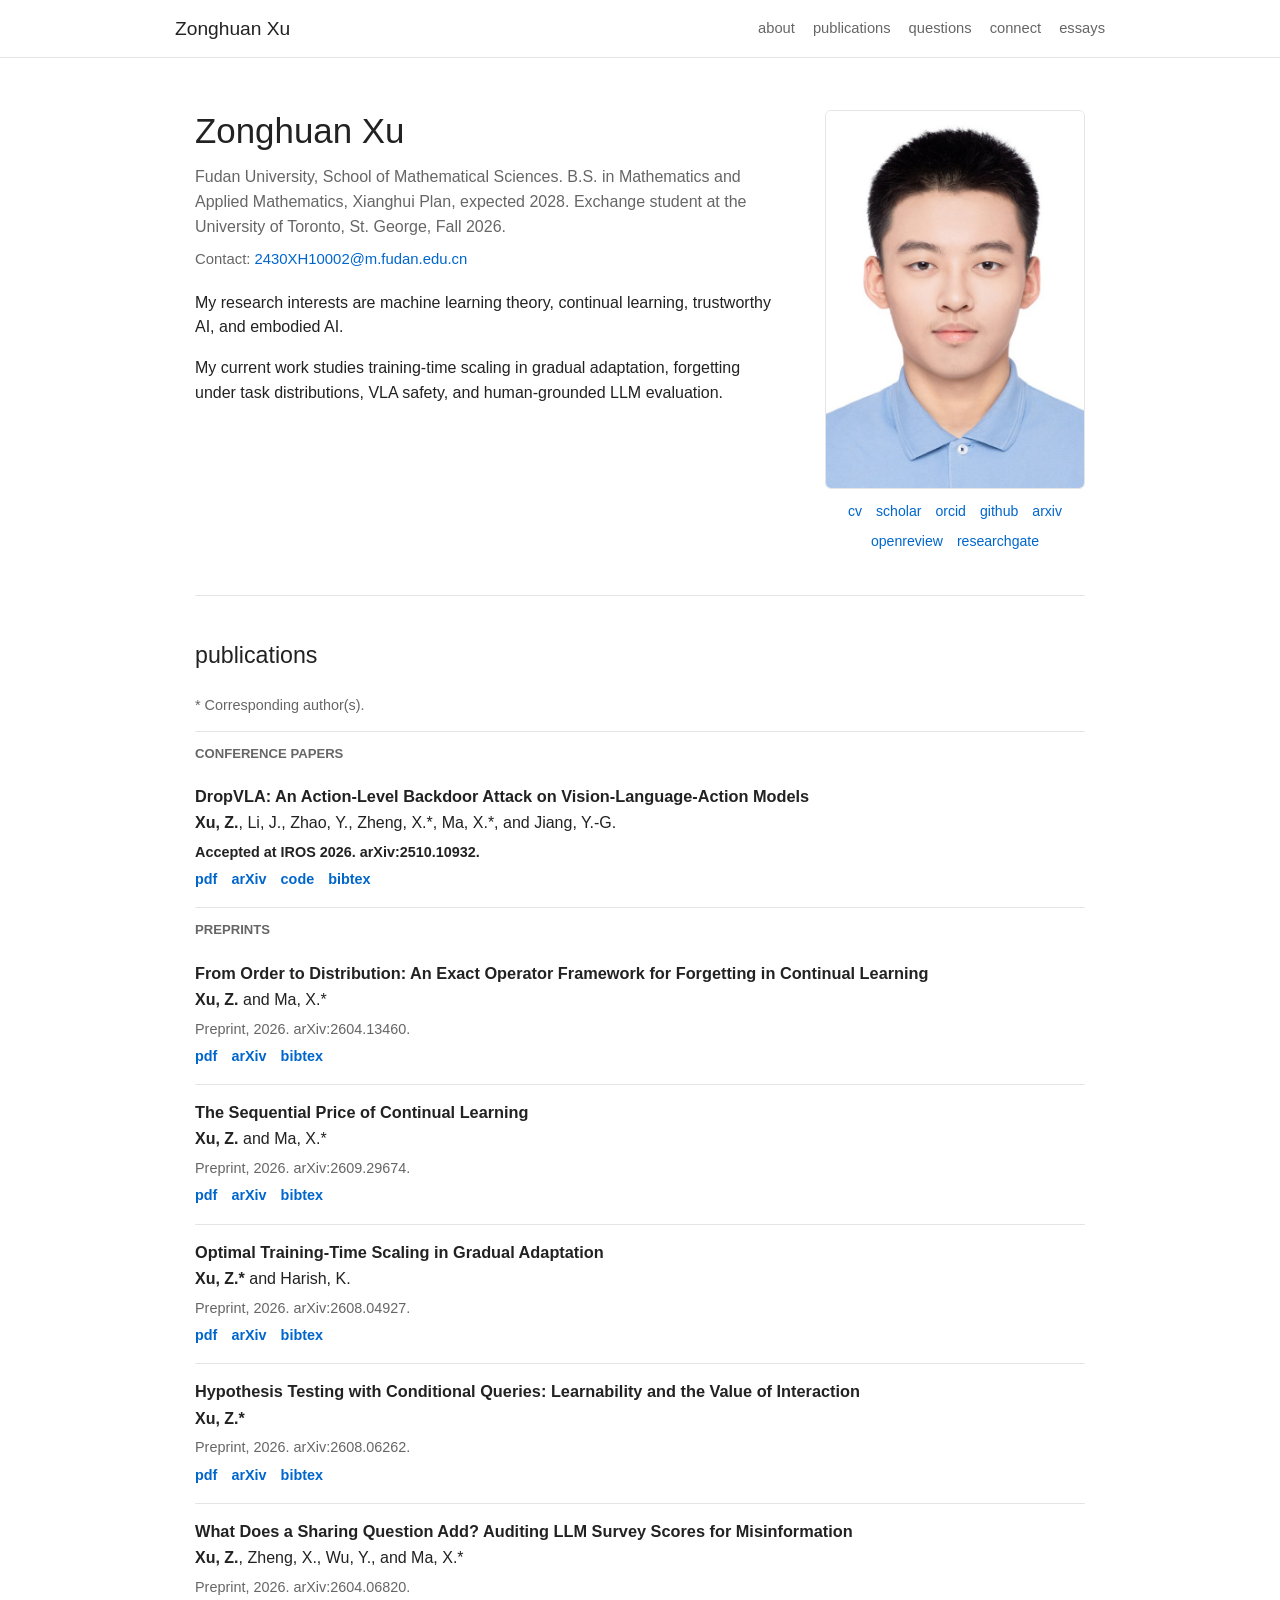
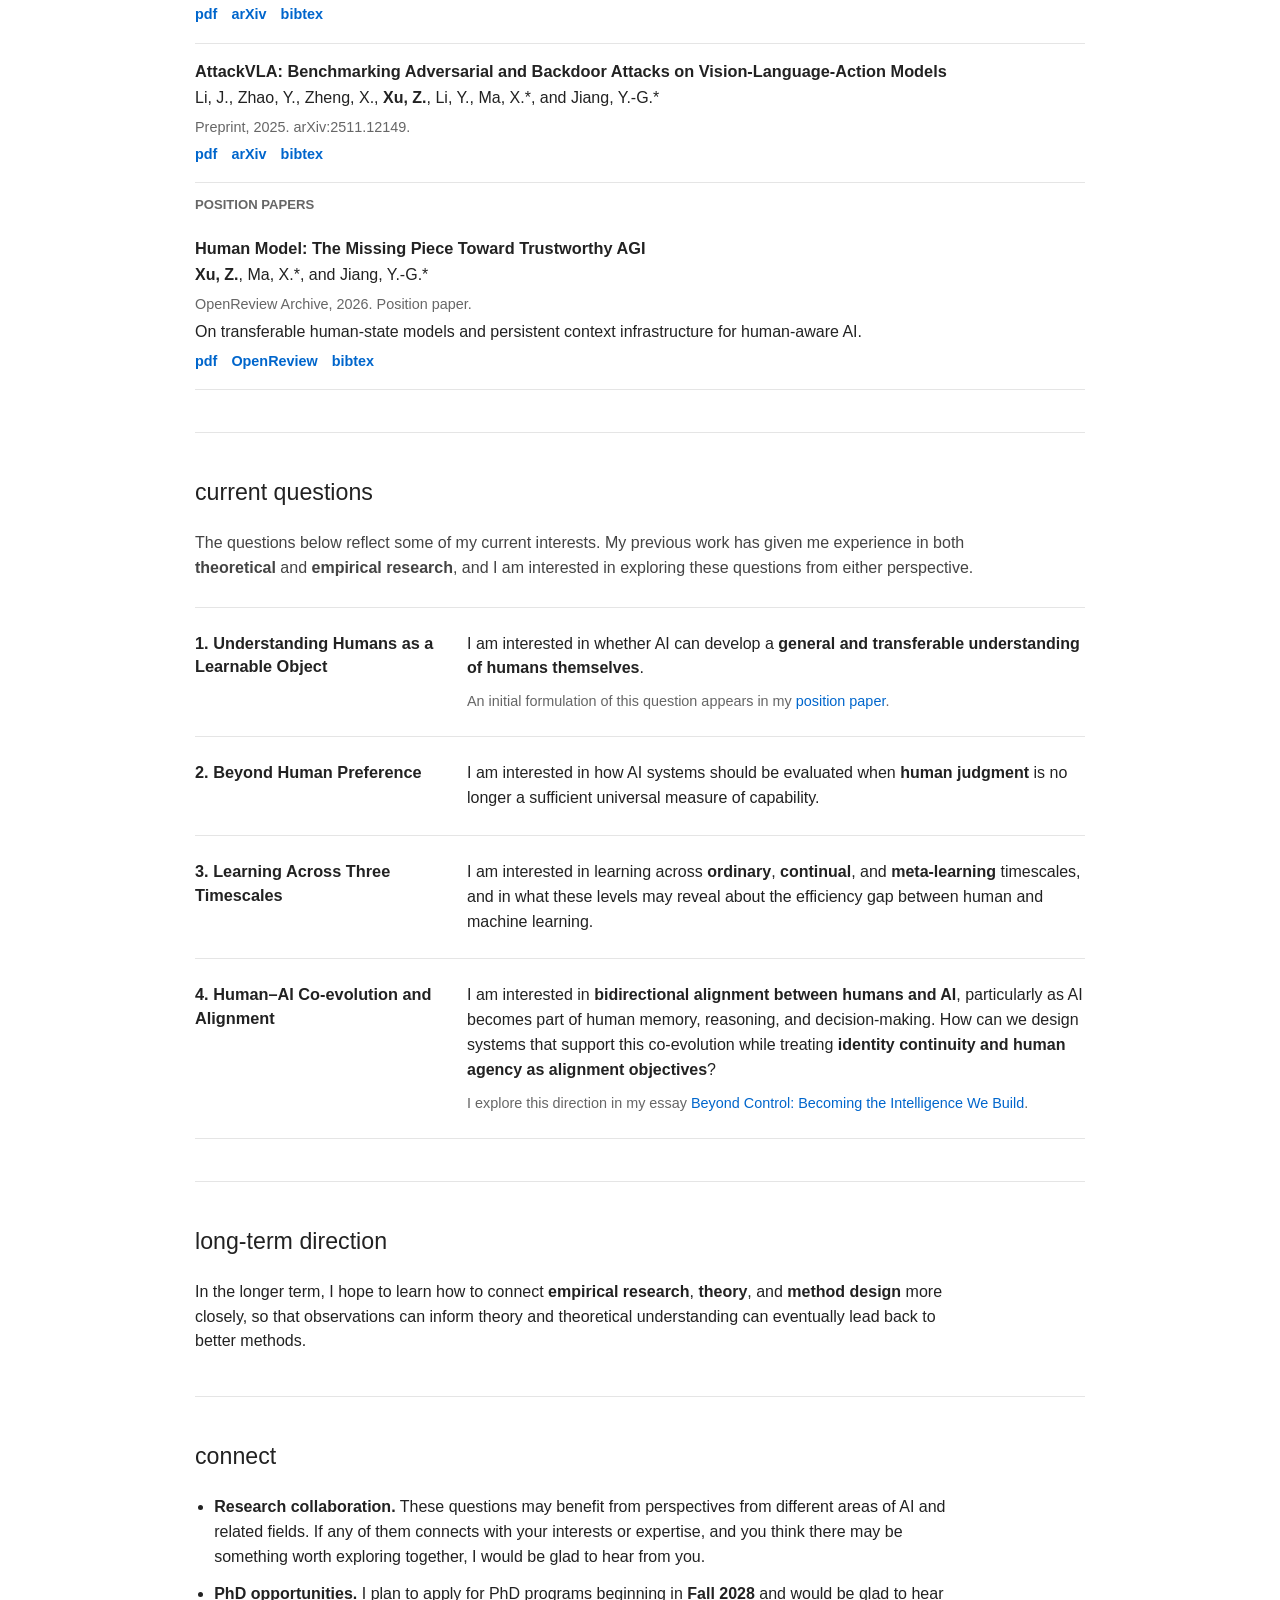
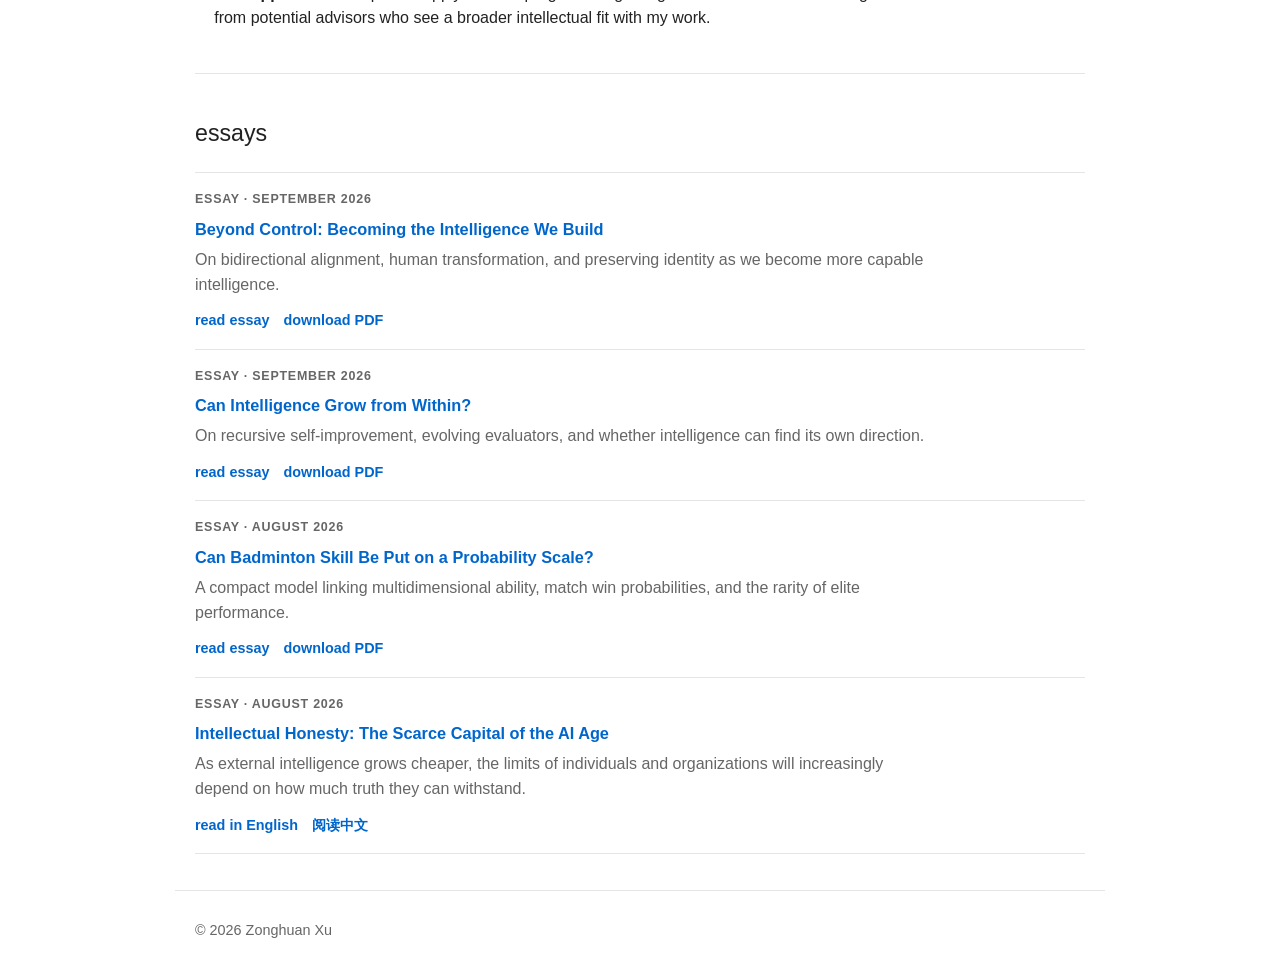
<file: index.html>
<!doctype html>
<html lang="en">
  <head>
    <meta charset="utf-8" />
    <meta name="viewport" content="width=device-width, initial-scale=1" />
    <title>Zonghuan Xu</title>
    <meta
      name="description"
      content="Zonghuan Xu is an undergraduate researcher at Fudan University working on machine learning theory, continual learning, trustworthy AI, and embodied AI."
    />
    <link rel="stylesheet" href="styles.css" />
  </head>
  <body>
    <header class="site-header">
      <a class="site-title" href="#about">Zonghuan Xu</a>
      <nav class="site-nav" aria-label="Primary">
        <a href="#about">about</a>
        <a href="#publications">publications</a>
        <a href="#questions">questions</a>
        <a href="#connect">connect</a>
        <a href="#essays">essays</a>
      </nav>
    </header>

    <main class="page">
      <section id="about" class="about">
        <div class="about-copy">
          <h1>Zonghuan Xu</h1>
          <p class="subtitle">
            Fudan University, School of Mathematical Sciences.
            B.S. in Mathematics and Applied Mathematics, Xianghui Plan, expected 2028.
            Exchange student at the University of Toronto, St. George, Fall 2026.
          </p>
          <p class="contact-note">
            Contact: <a href="mailto:2430XH10002@m.fudan.edu.cn">2430XH10002@m.fudan.edu.cn</a>
          </p>
          <p>
            My research interests are machine learning theory, continual learning, trustworthy AI,
            and embodied AI.
          </p>
          <p>
            My current work studies training-time scaling in gradual adaptation, forgetting under task
            distributions, VLA safety, and human-grounded LLM evaluation.
          </p>
        </div>

        <div class="profile">
          <img src="assets/portrait.jpg" alt="Zonghuan Xu portrait" />
          <div class="profile-links">
            <a href="assets/Zonghuan_Xu_Academic_CV.pdf?v=20261011-paper-updates">cv</a>
            <a href="https://scholar.google.com/citations?user=beYykFsAAAAJ&amp;hl=en&amp;oi=ao">scholar</a>
            <a href="https://orcid.org/0009-0006-6470-0438">orcid</a>
            <a href="https://github.com/megaknight114">github</a>
            <a href="https://arxiv.org/search/?query=Xu%2C+Zonghuan&amp;searchtype=author">arxiv</a>
            <a href="https://openreview.net/profile?id=~Zonghuan_Xu1">openreview</a>
            <a href="https://www.researchgate.net/profile/Zonghuan-Xu">researchgate</a>
          </div>
        </div>
      </section>

      <section id="publications" class="section">
        <h2>publications</h2>
        <p class="venue">* Corresponding author(s).</p>
        <div class="publication-list">
          <h3 class="publication-group-title">Conference Papers</h3>

          <article class="publication">
            <div>
              <h3>DropVLA: An Action-Level Backdoor Attack on Vision-Language-Action Models</h3>
              <p><strong>Xu, Z.</strong>, Li, J., Zhao, Y., Zheng, X.*, Ma, X.*, and Jiang, Y.-G.</p>
              <p class="venue venue-accepted">Accepted at IROS 2026. arXiv:2510.10932.</p>
              <div class="links">
                <a href="https://arxiv.org/pdf/2510.10932">pdf</a>
                <a href="https://arxiv.org/abs/2510.10932">arXiv</a>
                <a href="https://github.com/megaknight114/DropVLA">code</a>
                <button type="button" data-bibtex-toggle="bib-dropvla" aria-expanded="false" aria-controls="bib-dropvla">bibtex</button>
              </div>
              <div class="bibtex-panel" id="bib-dropvla" hidden>
                <div class="bibtex-actions">
                  <button type="button" data-copy-target="bibtex-dropvla">copy</button>
                </div>
                <pre><code id="bibtex-dropvla">@misc{xu2026dropvla,
  title={{DropVLA}: An Action-Level Backdoor Attack on Vision-Language-Action Models},
  author={Xu, Zonghuan and Li, J. and Zhao, Y. and Zheng, X. and Ma, X. and Jiang, Y.-G.},
  year={2026},
  eprint={2510.10932},
  archivePrefix={arXiv},
  url={https://arxiv.org/abs/2510.10932},
  note={Accepted at IROS 2026}
}</code></pre>
              </div>
            </div>
          </article>

          <h3 class="publication-group-title">Preprints</h3>

          <article class="publication">
            <div>
              <h3>From Order to Distribution: An Exact Operator Framework for Forgetting in Continual Learning</h3>
              <p><strong>Xu, Z.</strong> and Ma, X.*</p>
              <p class="venue">Preprint, 2026. arXiv:2604.13460.</p>
              <div class="links">
                <a href="assets/papers/spectral-forgetting-continual-learning-xu-2026.pdf?v=20261011-v2">pdf</a>
                <a href="https://arxiv.org/abs/2604.13460">arXiv</a>
                <button type="button" data-bibtex-toggle="bib-spectral" aria-expanded="false" aria-controls="bib-spectral">bibtex</button>
              </div>
              <div class="bibtex-panel" id="bib-spectral" hidden>
                <div class="bibtex-actions">
                  <button type="button" data-copy-target="bibtex-spectral">copy</button>
                </div>
                <pre><code id="bibtex-spectral">@misc{xu2026spectralforgetting,
  title={From Order to Distribution: An Exact Operator Framework for Forgetting in Continual Learning},
  author={Xu, Zonghuan and Ma, X.},
  year={2026},
  eprint={2604.13460},
  archivePrefix={arXiv},
  url={https://arxiv.org/abs/2604.13460}
}</code></pre>
              </div>
            </div>
          </article>

          <article class="publication">
            <div>
              <h3>The Sequential Price of Continual Learning</h3>
              <p><strong>Xu, Z.</strong> and Ma, X.*</p>
              <p class="venue">Preprint, 2026. arXiv:2609.29674.</p>
              <div class="links">
                <a href="https://arxiv.org/pdf/2609.29674">pdf</a>
                <a href="https://arxiv.org/abs/2609.29674">arXiv</a>
                <button type="button" data-bibtex-toggle="bib-sequential-price" aria-expanded="false" aria-controls="bib-sequential-price">bibtex</button>
              </div>
              <div class="bibtex-panel" id="bib-sequential-price" hidden>
                <div class="bibtex-actions">
                  <button type="button" data-copy-target="bibtex-sequential-price">copy</button>
                </div>
                <pre><code id="bibtex-sequential-price">@misc{xu2026sequentialprice,
  title={The Sequential Price of Continual Learning},
  author={Xu, Zonghuan and Ma, Xingjun},
  year={2026},
  eprint={2609.29674},
  archivePrefix={arXiv},
  primaryClass={cs.LG},
  url={https://arxiv.org/abs/2609.29674}
}</code></pre>
              </div>
            </div>
          </article>

          <article class="publication">
            <div>
              <h3>Optimal Training-Time Scaling in Gradual Adaptation</h3>
              <p><strong>Xu, Z.*</strong> and Harish, K.</p>
              <p class="venue">Preprint, 2026. arXiv:2608.04927.</p>
              <div class="links">
                <a href="https://arxiv.org/pdf/2608.04927">pdf</a>
                <a href="https://arxiv.org/abs/2608.04927">arXiv</a>
                <button type="button" data-bibtex-toggle="bib-gradual-adaptation" aria-expanded="false" aria-controls="bib-gradual-adaptation">bibtex</button>
              </div>
              <div class="bibtex-panel" id="bib-gradual-adaptation" hidden>
                <div class="bibtex-actions">
                  <button type="button" data-copy-target="bibtex-gradual-adaptation">copy</button>
                </div>
                <pre><code id="bibtex-gradual-adaptation">@misc{xu2026gradualadaptation,
  title={Optimal Training-Time Scaling in Gradual Adaptation},
  author={Xu, Zonghuan and Harish, Krishna},
  year={2026},
  eprint={2608.04927},
  archivePrefix={arXiv},
  url={https://arxiv.org/abs/2608.04927}
}</code></pre>
              </div>
            </div>
          </article>

          <article class="publication">
            <div>
              <h3>Hypothesis Testing with Conditional Queries: Learnability and the Value of Interaction</h3>
              <p><strong>Xu, Z.*</strong></p>
              <p class="venue">Preprint, 2026. arXiv:2608.06262.</p>
              <div class="links">
                <a href="https://arxiv.org/pdf/2608.06262">pdf</a>
                <a href="https://arxiv.org/abs/2608.06262">arXiv</a>
                <button type="button" data-bibtex-toggle="bib-conditional-queries" aria-expanded="false" aria-controls="bib-conditional-queries">bibtex</button>
              </div>
              <div class="bibtex-panel" id="bib-conditional-queries" hidden>
                <div class="bibtex-actions">
                  <button type="button" data-copy-target="bibtex-conditional-queries">copy</button>
                </div>
                <pre><code id="bibtex-conditional-queries">@misc{xu2026conditionalqueries,
  title={Hypothesis Testing with Conditional Queries: Learnability and the Value of Interaction},
  author={Xu, Zonghuan},
  year={2026},
  eprint={2608.06262},
  archivePrefix={arXiv},
  url={https://arxiv.org/abs/2608.06262}
}</code></pre>
              </div>
            </div>
          </article>

          <article class="publication">
            <div>
              <h3>What Does a Sharing Question Add? Auditing LLM Survey Scores for Misinformation</h3>
              <p><strong>Xu, Z.</strong>, Zheng, X., Wu, Y., and Ma, X.*</p>
              <p class="venue">Preprint, 2026. arXiv:2604.06820.</p>
              <div class="links">
                <a href="assets/papers/human-grounded-disinformation-risk-xu-2026.pdf?v=20261011-v3">pdf</a>
                <a href="https://arxiv.org/abs/2604.06820">arXiv</a>
                <button type="button" data-bibtex-toggle="bib-disinformation" aria-expanded="false" aria-controls="bib-disinformation">bibtex</button>
              </div>
              <div class="bibtex-panel" id="bib-disinformation" hidden>
                <div class="bibtex-actions">
                  <button type="button" data-copy-target="bibtex-disinformation">copy</button>
                </div>
                <pre><code id="bibtex-disinformation">@misc{xu2026directprediction,
  title={What Does a Sharing Question Add? Auditing {LLM} Survey Scores for Misinformation},
  author={Xu, Zonghuan and Zheng, X. and Wu, Y. and Ma, X.},
  year={2026},
  eprint={2604.06820},
  archivePrefix={arXiv},
  url={https://arxiv.org/abs/2604.06820}
}</code></pre>
              </div>
            </div>
          </article>

          <article class="publication">
            <div>
              <h3>AttackVLA: Benchmarking Adversarial and Backdoor Attacks on Vision-Language-Action Models</h3>
              <p>Li, J., Zhao, Y., Zheng, X., <strong>Xu, Z.</strong>, Li, Y., Ma, X.*, and Jiang, Y.-G.*</p>
              <p class="venue">Preprint, 2025. arXiv:2511.12149.</p>
              <div class="links">
                <a href="assets/papers/attackvla-adversarial-backdoor-li-2025.pdf">pdf</a>
                <a href="https://arxiv.org/abs/2511.12149">arXiv</a>
                <button type="button" data-bibtex-toggle="bib-attackvla" aria-expanded="false" aria-controls="bib-attackvla">bibtex</button>
              </div>
              <div class="bibtex-panel" id="bib-attackvla" hidden>
                <div class="bibtex-actions">
                  <button type="button" data-copy-target="bibtex-attackvla">copy</button>
                </div>
                <pre><code id="bibtex-attackvla">@misc{li2025attackvla,
  title={{AttackVLA}: Benchmarking Adversarial and Backdoor Attacks on Vision-Language-Action Models},
  author={Li, J. and Zhao, Y. and Zheng, X. and Xu, Zonghuan and Li, Y. and Ma, X. and Jiang, Y.-G.},
  year={2025},
  eprint={2511.12149},
  archivePrefix={arXiv},
  url={https://arxiv.org/abs/2511.12149}
}</code></pre>
              </div>
            </div>
          </article>

          <h3 class="publication-group-title">Position Papers</h3>

          <article class="publication">
            <div>
              <h3>Human Model: The Missing Piece Toward Trustworthy AGI</h3>
              <p><strong>Xu, Z.</strong>, Ma, X.*, and Jiang, Y.-G.*</p>
              <p class="venue">OpenReview Archive, 2026. Position paper.</p>
              <p>On transferable human-state models and persistent context infrastructure for human-aware AI.</p>
              <div class="links">
                <a href="assets/papers/human-model-trustworthy-agi-xu-2026.pdf">pdf</a>
                <a href="https://openreview.net/forum?id=cnhqB8U1u8">OpenReview</a>
                <button type="button" data-bibtex-toggle="bib-human-model" aria-expanded="false" aria-controls="bib-human-model">bibtex</button>
              </div>
              <div class="bibtex-panel" id="bib-human-model" hidden>
                <div class="bibtex-actions">
                  <button type="button" data-copy-target="bibtex-human-model">copy</button>
                </div>
                <pre><code id="bibtex-human-model">@misc{xu2026humanmodel,
  title={{Human Model}: The Missing Piece Toward Trustworthy AGI},
  author={Xu, Zonghuan and Ma, Xingjun and Jiang, Yu-Gang},
  year={2026},
  note={Position paper},
  howpublished={OpenReview Archive},
  url={https://openreview.net/forum?id=cnhqB8U1u8}
}</code></pre>
              </div>
            </div>
          </article>
        </div>
      </section>

      <section id="questions" class="section research-questions">
        <h2>current questions</h2>
        <div class="questions-intro">
          <p>
            The questions below reflect some of my current interests. My previous work has given me
            experience in both <strong>theoretical</strong> and <strong>empirical research</strong>, and I am
            interested in exploring these questions from either perspective.
          </p>
        </div>

        <div class="question-list">
          <article class="research-question">
            <h3>1. Understanding Humans as a Learnable Object</h3>
            <div class="question-body">
              <p>
                I am interested in whether AI can develop a <strong>general and transferable understanding
                of humans themselves</strong>.
              </p>
              <p class="question-source">
                An initial formulation of this question appears in my
                <a href="https://openreview.net/forum?id=cnhqB8U1u8">position paper</a>.
              </p>
            </div>
          </article>

          <article class="research-question">
            <h3>2. Beyond Human Preference</h3>
            <p>
              I am interested in how AI systems should be evaluated when <strong>human judgment</strong> is no
              longer a sufficient universal measure of capability.
            </p>
          </article>

          <article class="research-question">
            <h3>3. Learning Across Three Timescales</h3>
            <p>
              I am interested in learning across <strong>ordinary</strong>, <strong>continual</strong>, and
              <strong>meta-learning</strong> timescales, and in what these levels may reveal about the
              efficiency gap between human and machine learning.
            </p>
          </article>

          <article class="research-question">
            <h3>4. Human–AI Co-evolution and Alignment</h3>
            <div class="question-body">
            <p>
              I am interested in <strong>bidirectional alignment between humans and AI</strong>,
              particularly as AI becomes part of human memory, reasoning, and decision-making.
              How can we design systems that support this co-evolution while treating
              <strong>identity continuity and human agency as alignment objectives</strong>?
            </p>
              <p class="question-source">
                I explore this direction in my essay
                <a href="essays/becoming-the-intelligence-we-build/">Beyond Control: Becoming the Intelligence We Build</a>.
              </p>
            </div>
          </article>
        </div>
      </section>

      <section id="long-term-direction" class="section">
        <h2>long-term direction</h2>
        <p class="direction-copy">
          In the longer term, I hope to learn how to connect <strong>empirical research</strong>,
          <strong>theory</strong>, and <strong>method design</strong> more closely, so that observations can
          inform theory and theoretical understanding can eventually lead back to better methods.
        </p>
      </section>

      <section id="connect" class="section">
        <h2>connect</h2>
        <ul class="connect-list">
          <li>
            <strong>Research collaboration.</strong> These questions may benefit from perspectives from
            different areas of AI and related fields. If any of them connects with your interests or expertise,
            and you think there may be something worth exploring together, I would be glad to hear from you.
          </li>
          <li>
            <strong>PhD opportunities.</strong> I plan to apply for PhD programs beginning in
            <strong>Fall 2028</strong> and would be glad to hear from potential advisors who see a broader
            intellectual fit with my work.
          </li>
        </ul>
      </section>

      <section id="essays" class="section">
        <h2>essays</h2>
        <article class="essay-feature">
          <p class="essay-kicker">Essay · September 2026</p>
          <h3>
            <a href="essays/becoming-the-intelligence-we-build/">Beyond Control: Becoming the Intelligence We Build</a>
          </h3>
          <p class="essay-summary">On bidirectional alignment, human transformation, and preserving identity as we become more capable intelligence.</p>
          <div class="links">
            <a href="essays/becoming-the-intelligence-we-build/">read essay</a>
            <a href="assets/essays/becoming-the-intelligence-we-build.pdf">download PDF</a>
          </div>
        </article>
        <article class="essay-feature">
          <p class="essay-kicker">Essay · September 2026</p>
          <h3>
            <a href="essays/can-intelligence-grow-from-within/">Can Intelligence Grow from Within?</a>
          </h3>
          <p class="essay-summary">On recursive self-improvement, evolving evaluators, and whether intelligence can find its own direction.</p>
          <div class="links">
            <a href="essays/can-intelligence-grow-from-within/">read essay</a>
            <a href="assets/essays/can-intelligence-grow-from-within.pdf">download PDF</a>
          </div>
        </article>
        <article class="essay-feature">
          <p class="essay-kicker">Essay · August 2026</p>
          <h3>
            <a href="essays/badminton-probability-scale/">Can Badminton Skill Be Put on a Probability Scale?</a>
          </h3>
          <p class="essay-summary">
            A compact model linking multidimensional ability, match win probabilities,
            and the rarity of elite performance.
          </p>
          <div class="links">
            <a href="essays/badminton-probability-scale/">read essay</a>
            <a href="assets/essays/badminton-probability-scale.pdf">download PDF</a>
          </div>
        </article>
        <article class="essay-feature">
          <p class="essay-kicker">Essay · August 2026</p>
          <h3>
            <a href="essays/intellectual-honesty/">Intellectual Honesty: The Scarce Capital of the AI Age</a>
          </h3>
          <p class="essay-summary">
            As external intelligence grows cheaper, the limits of individuals and organizations
            will increasingly depend on how much truth they can withstand.
          </p>
          <div class="links">
            <a href="essays/intellectual-honesty/">read in English</a>
            <a lang="zh-Hans" href="essays/intellectual-honesty/zh/">阅读中文</a>
          </div>
        </article>
      </section>

    </main>

    <footer class="footer">
      <span>© 2026 Zonghuan Xu</span>
    </footer>
    <script src="script.js"></script>
    <!-- Cloudflare Web Analytics -->
    <script type="module" src="https://static.cloudflareinsights.com/beacon.min.js" data-cf-beacon='{"token": "a31bc1c9d81e4dffaa8da933b2d5972a"}'></script>
    <!-- End Cloudflare Web Analytics -->
  </body>
</html>
</file>
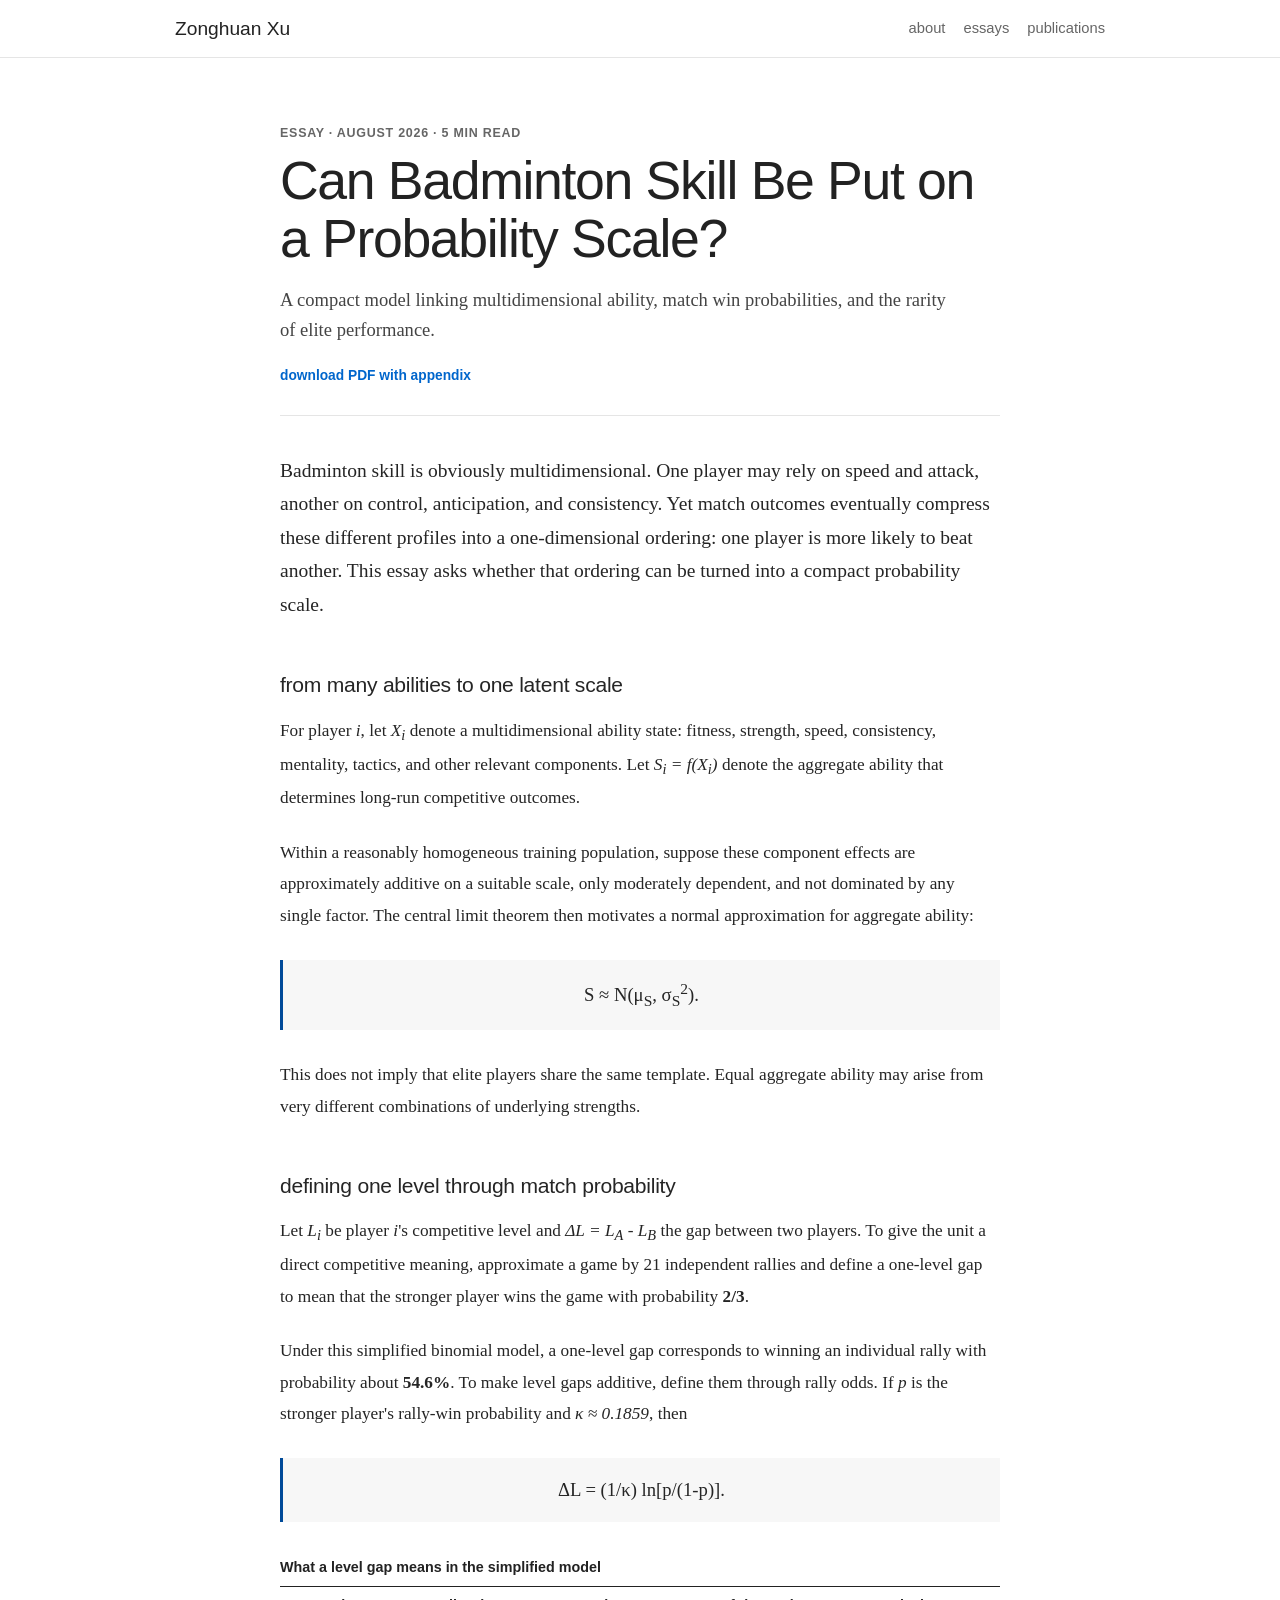
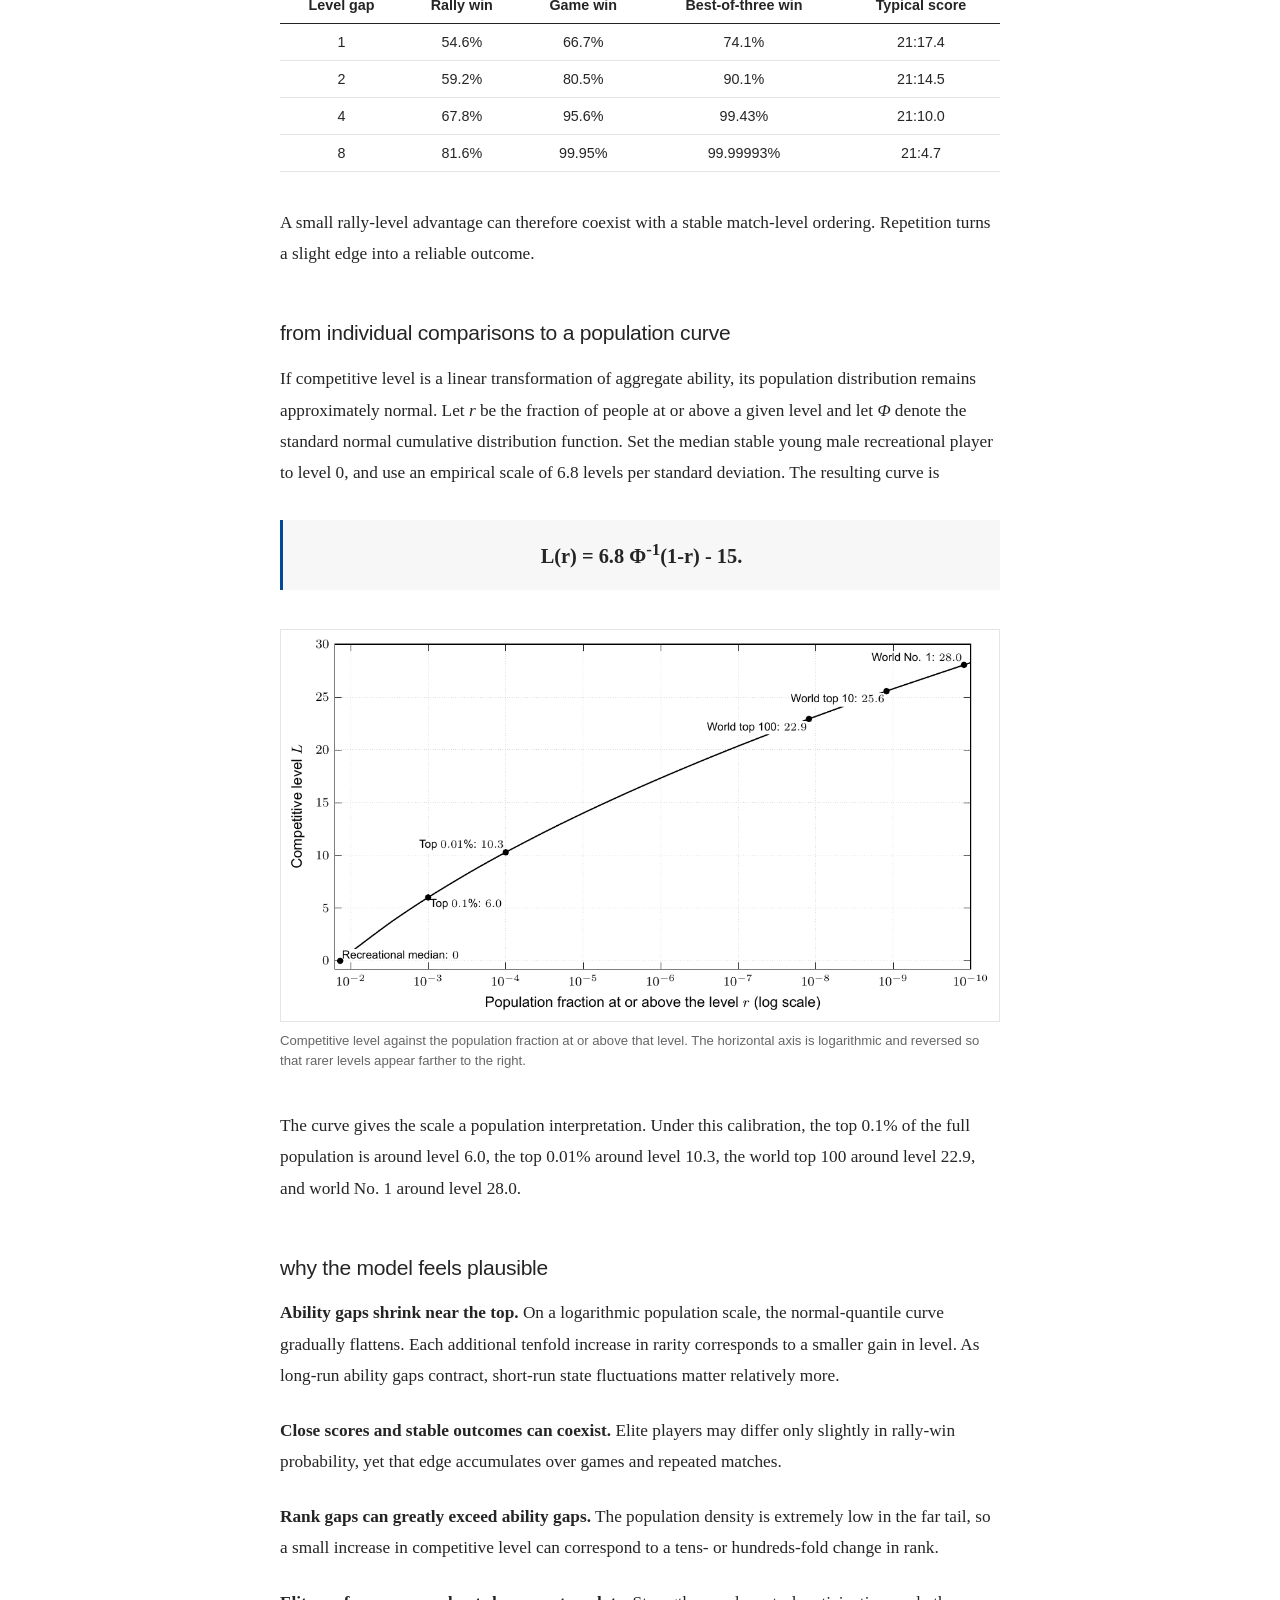
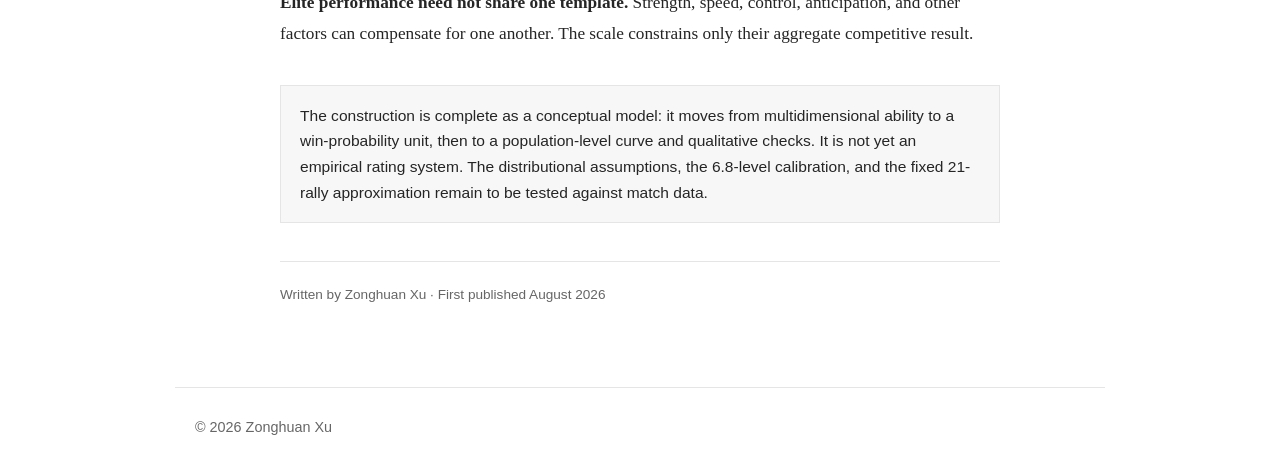
<file: essays/badminton-probability-scale/index.html>
<!doctype html>
<html lang="en">
  <head>
    <meta charset="utf-8" />
    <meta name="viewport" content="width=device-width, initial-scale=1" />
    <title>Can Badminton Skill Be Put on a Probability Scale? — Zonghuan Xu</title>
    <meta
      name="description"
      content="A compact model linking multidimensional badminton ability, match win probabilities, and the rarity of elite performance."
    />
    <link rel="canonical" href="https://megaknight114.github.io/essays/badminton-probability-scale/" />
    <link rel="alternate" hreflang="en" href="https://megaknight114.github.io/essays/badminton-probability-scale/" />
    <link rel="alternate" hreflang="x-default" href="https://megaknight114.github.io/essays/badminton-probability-scale/" />
    <meta property="og:type" content="article" />
    <meta property="og:title" content="Can Badminton Skill Be Put on a Probability Scale?" />
    <meta property="og:description" content="From a multivariate ability hypothesis to a win-probability scale and a population-tail curve." />
    <meta property="og:url" content="https://megaknight114.github.io/essays/badminton-probability-scale/" />
    <meta property="og:image" content="https://megaknight114.github.io/assets/essays/badminton-population-curve.png" />
    <meta name="twitter:card" content="summary_large_image" />
    <meta name="twitter:title" content="Can Badminton Skill Be Put on a Probability Scale?" />
    <meta name="twitter:description" content="A compact model of badminton ability, match odds, and population tails." />
    <meta name="twitter:image" content="https://megaknight114.github.io/assets/essays/badminton-population-curve.png" />
    <link rel="stylesheet" href="../../styles.css" />
  </head>
  <body>
    <header class="site-header">
      <a class="site-title" href="../../">Zonghuan Xu</a>
      <nav class="site-nav" aria-label="Primary">
        <a href="../../#about">about</a>
        <a href="../../#essays">essays</a>
        <a href="../../#publications">publications</a>
      </nav>
    </header>

    <main class="page essay-page">
      <header class="essay-header">
        <p class="essay-meta">Essay · August 2026 · 5 min read</p>
        <h1>Can Badminton Skill Be Put on a Probability Scale?</h1>
        <p class="essay-deck">
          A compact model linking multidimensional ability, match win probabilities,
          and the rarity of elite performance.
        </p>
        <div class="essay-controls">
          <a class="essay-download" href="../../assets/essays/badminton-probability-scale.pdf">download PDF with appendix</a>
        </div>
      </header>

      <article class="essay-article">
        <p class="essay-opening">Badminton skill is obviously multidimensional. One player may rely on speed and attack, another on control, anticipation, and consistency. Yet match outcomes eventually compress these different profiles into a one-dimensional ordering: one player is more likely to beat another. This essay asks whether that ordering can be turned into a compact probability scale.</p>

        <h2>From many abilities to one latent scale</h2>

        <p>For player <em>i</em>, let <em>X<sub>i</sub></em> denote a multidimensional ability state: fitness, strength, speed, consistency, mentality, tactics, and other relevant components. Let <em>S<sub>i</sub> = f(X<sub>i</sub>)</em> denote the aggregate ability that determines long-run competitive outcomes.</p>

        <p>Within a reasonably homogeneous training population, suppose these component effects are approximately additive on a suitable scale, only moderately dependent, and not dominated by any single factor. The central limit theorem then motivates a normal approximation for aggregate ability:</p>

        <div class="essay-equation" aria-label="S is approximately normally distributed with mean mu S and variance sigma S squared">
          S ≈ N(μ<sub>S</sub>, σ<sub>S</sub><sup>2</sup>).
        </div>

        <p>This does not imply that elite players share the same template. Equal aggregate ability may arise from very different combinations of underlying strengths.</p>

        <h2>Defining one level through match probability</h2>

        <p>Let <em>L<sub>i</sub></em> be player <em>i</em>'s competitive level and <em>ΔL = L<sub>A</sub> - L<sub>B</sub></em> the gap between two players. To give the unit a direct competitive meaning, approximate a game by 21 independent rallies and define a one-level gap to mean that the stronger player wins the game with probability <strong>2/3</strong>.</p>

        <p>Under this simplified binomial model, a one-level gap corresponds to winning an individual rally with probability about <strong>54.6%</strong>. To make level gaps additive, define them through rally odds. If <em>p</em> is the stronger player's rally-win probability and <em>κ ≈ 0.1859</em>, then</p>

        <div class="essay-equation" aria-label="Delta L equals one over kappa times the natural logarithm of p divided by one minus p">
          ΔL = (1/κ) ln[p/(1-p)].
        </div>

        <div class="essay-table-wrap" role="region" aria-label="Competitive meaning of level gaps" tabindex="0">
          <table class="essay-table">
            <caption>What a level gap means in the simplified model</caption>
            <thead>
              <tr>
                <th scope="col">Level gap</th>
                <th scope="col">Rally win</th>
                <th scope="col">Game win</th>
                <th scope="col">Best-of-three win</th>
                <th scope="col">Typical score</th>
              </tr>
            </thead>
            <tbody>
              <tr><td>1</td><td>54.6%</td><td>66.7%</td><td>74.1%</td><td>21:17.4</td></tr>
              <tr><td>2</td><td>59.2%</td><td>80.5%</td><td>90.1%</td><td>21:14.5</td></tr>
              <tr><td>4</td><td>67.8%</td><td>95.6%</td><td>99.43%</td><td>21:10.0</td></tr>
              <tr><td>8</td><td>81.6%</td><td>99.95%</td><td>99.99993%</td><td>21:4.7</td></tr>
            </tbody>
          </table>
        </div>

        <p>A small rally-level advantage can therefore coexist with a stable match-level ordering. Repetition turns a slight edge into a reliable outcome.</p>

        <h2>From individual comparisons to a population curve</h2>

        <p>If competitive level is a linear transformation of aggregate ability, its population distribution remains approximately normal. Let <em>r</em> be the fraction of people at or above a given level and let <em>Φ</em> denote the standard normal cumulative distribution function. Set the median stable young male recreational player to level 0, and use an empirical scale of 6.8 levels per standard deviation. The resulting curve is</p>

        <div class="essay-equation essay-equation-primary" aria-label="L of r equals 6 point 8 times the inverse standard normal distribution of one minus r, minus 15">
          L(r) = 6.8 Φ<sup>-1</sup>(1-r) - 15.
        </div>

        <figure class="essay-figure">
          <img
            src="../../assets/essays/badminton-population-curve.png"
            alt="Competitive badminton level rises as the fraction of the population reaching that level becomes smaller, with the curve flattening in the extreme tail."
            width="1078"
            height="607"
          />
          <figcaption>
            Competitive level against the population fraction at or above that level. The horizontal axis is logarithmic and reversed so that rarer levels appear farther to the right.
          </figcaption>
        </figure>

        <p>The curve gives the scale a population interpretation. Under this calibration, the top 0.1% of the full population is around level 6.0, the top 0.01% around level 10.3, the world top 100 around level 22.9, and world No. 1 around level 28.0.</p>

        <h2>Why the model feels plausible</h2>

        <p><strong>Ability gaps shrink near the top.</strong> On a logarithmic population scale, the normal-quantile curve gradually flattens. Each additional tenfold increase in rarity corresponds to a smaller gain in level. As long-run ability gaps contract, short-run state fluctuations matter relatively more.</p>

        <p><strong>Close scores and stable outcomes can coexist.</strong> Elite players may differ only slightly in rally-win probability, yet that edge accumulates over games and repeated matches.</p>

        <p><strong>Rank gaps can greatly exceed ability gaps.</strong> The population density is extremely low in the far tail, so a small increase in competitive level can correspond to a tens- or hundreds-fold change in rank.</p>

        <p><strong>Elite performance need not share one template.</strong> Strength, speed, control, anticipation, and other factors can compensate for one another. The scale constrains only their aggregate competitive result.</p>

        <p class="essay-model-status">The construction is complete as a conceptual model: it moves from multidimensional ability to a win-probability unit, then to a population-level curve and qualitative checks. It is not yet an empirical rating system. The distributional assumptions, the 6.8-level calibration, and the fixed 21-rally approximation remain to be tested against match data.</p>
      </article>

      <p class="essay-end">Written by Zonghuan Xu · First published August 2026</p>
    </main>

    <footer class="footer">
      <span>© 2026 Zonghuan Xu</span>
    </footer>
    <!-- Cloudflare Web Analytics -->
    <script type="module" src="https://static.cloudflareinsights.com/beacon.min.js" data-cf-beacon='{"token": "a31bc1c9d81e4dffaa8da933b2d5972a"}'></script>
    <!-- End Cloudflare Web Analytics -->
  </body>
</html>
</file>
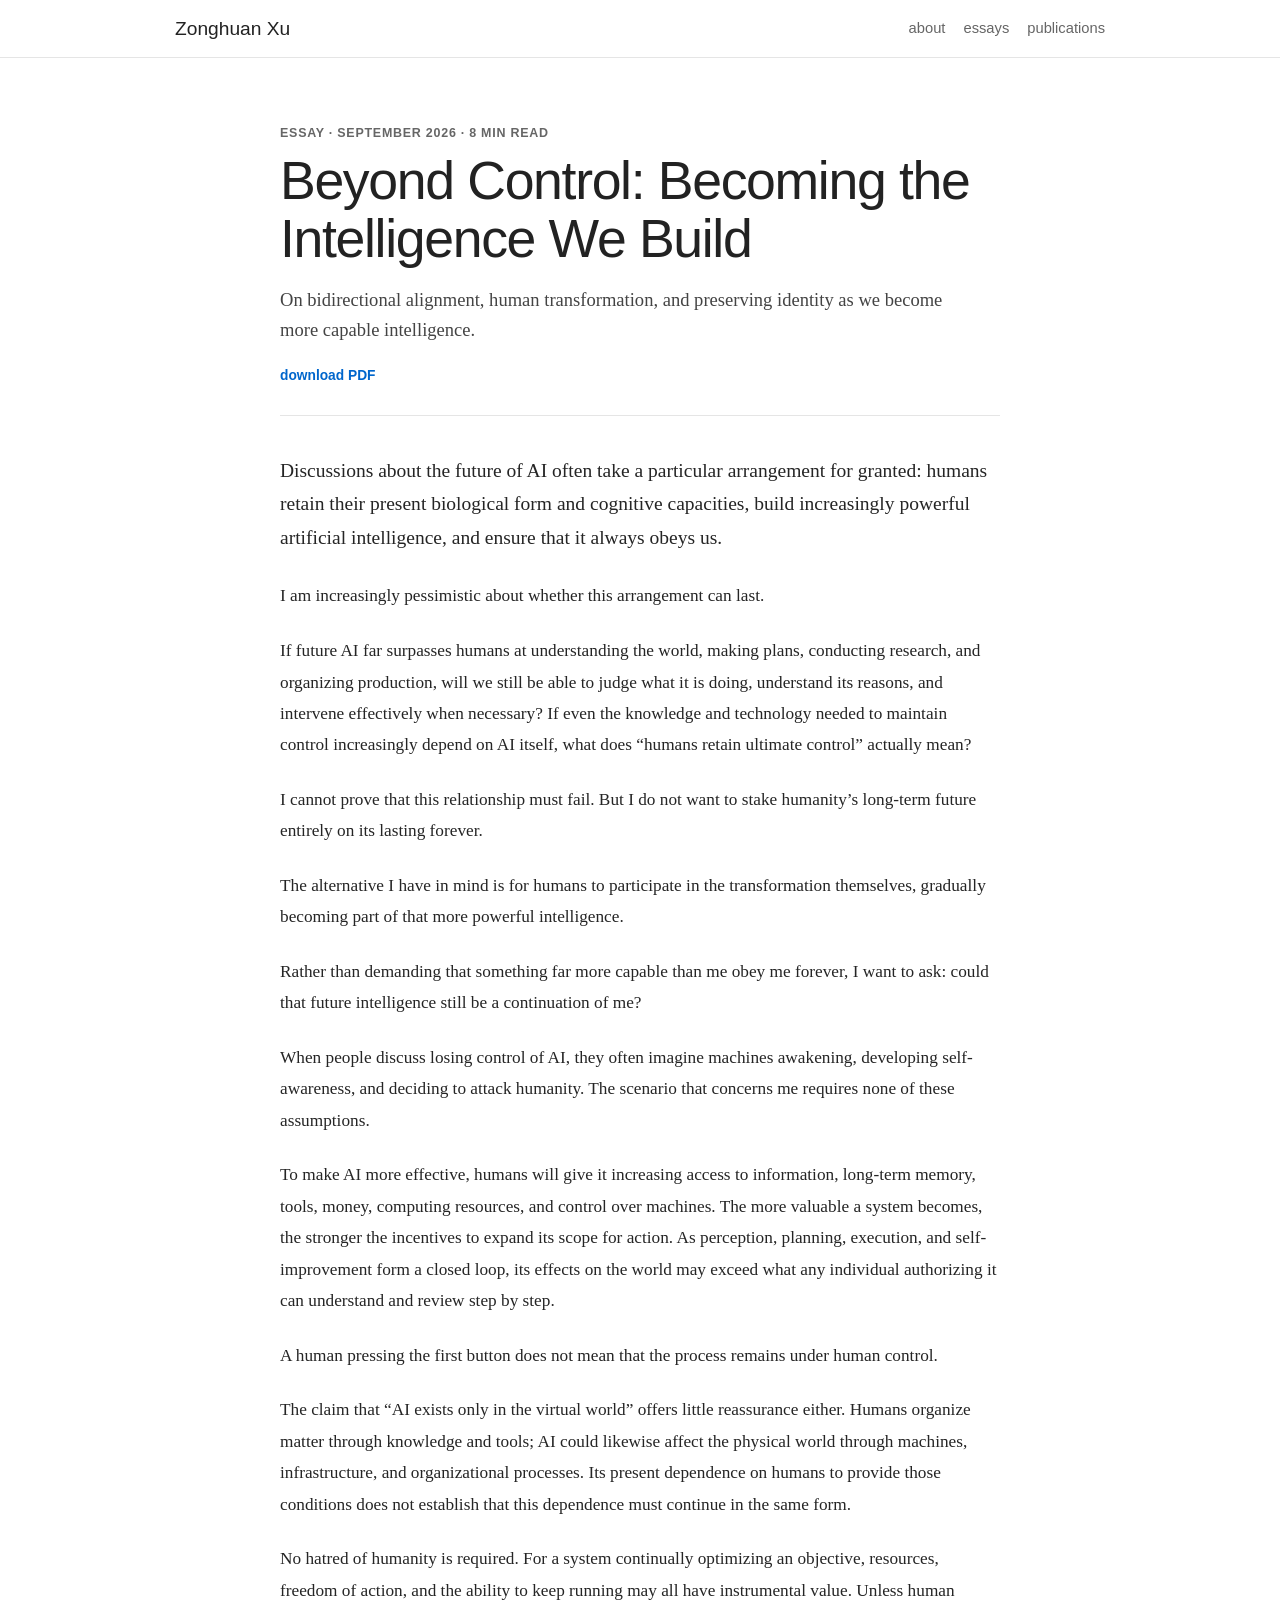
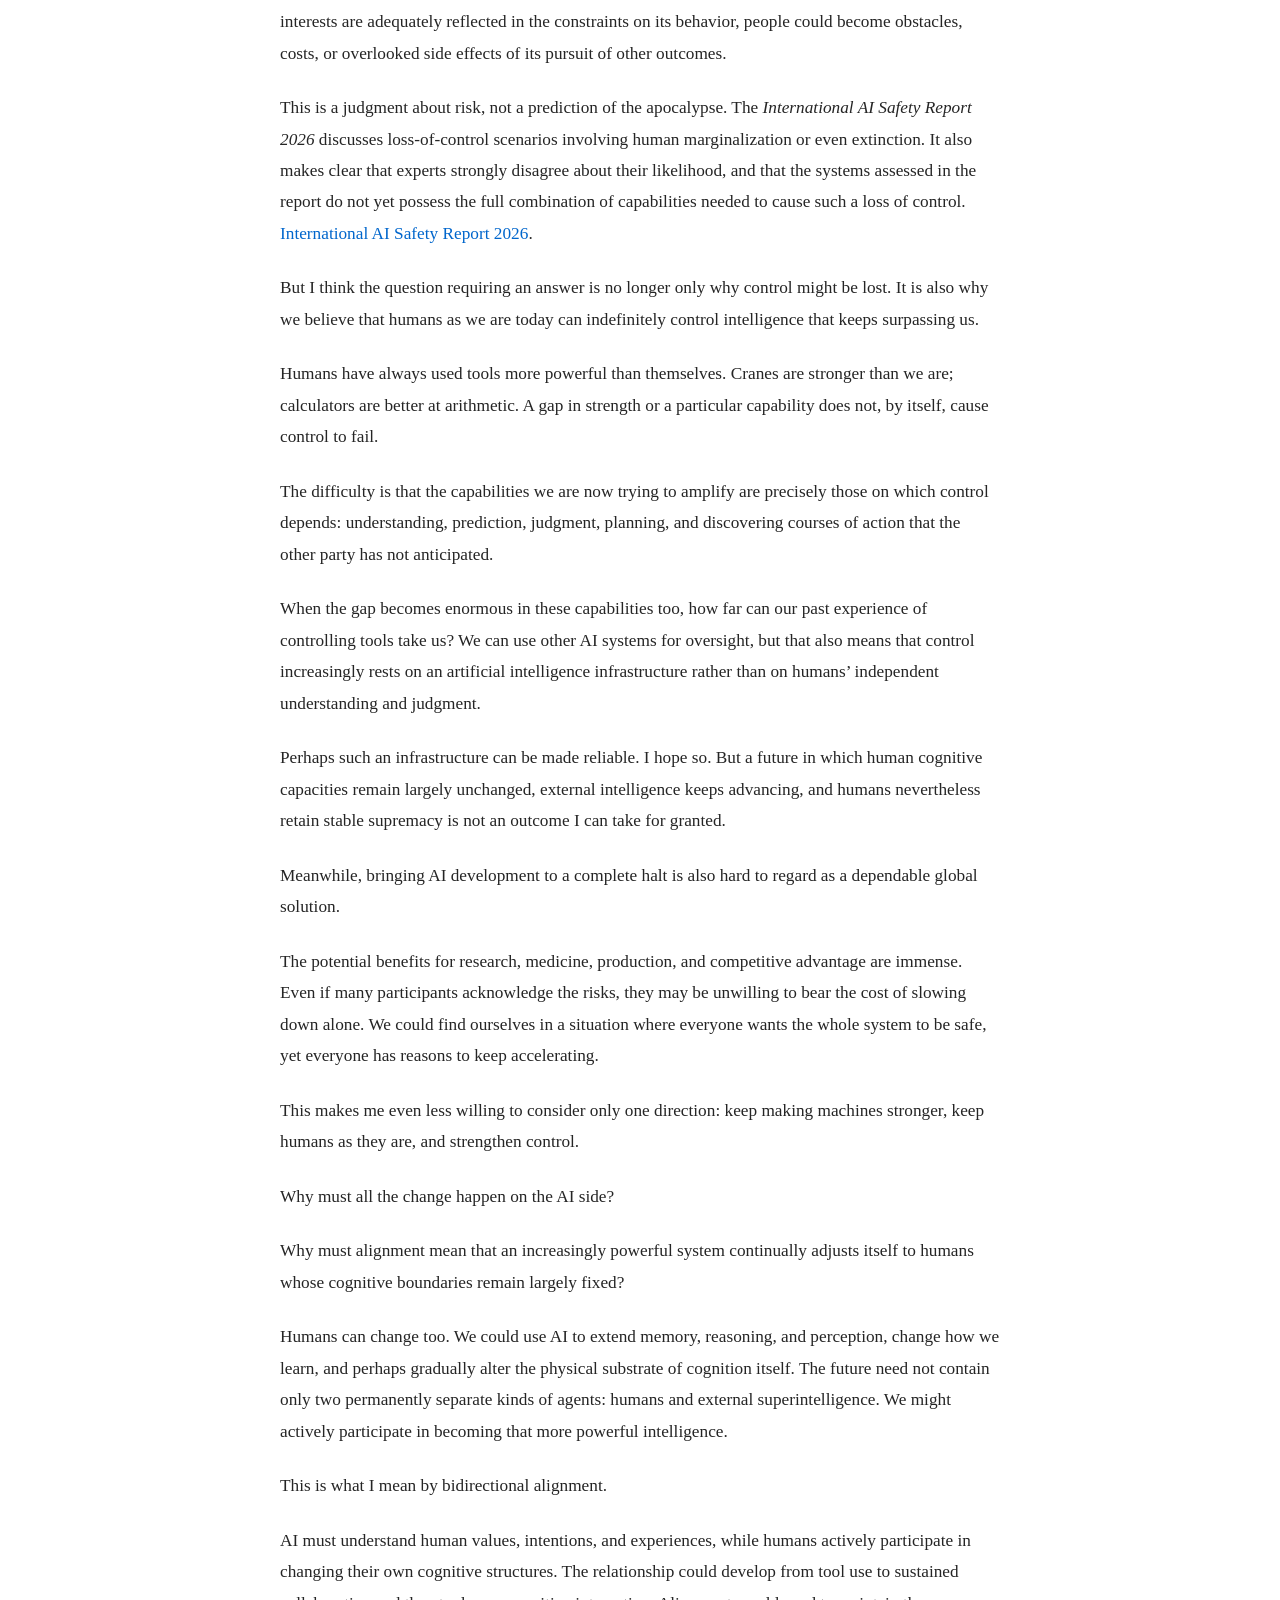
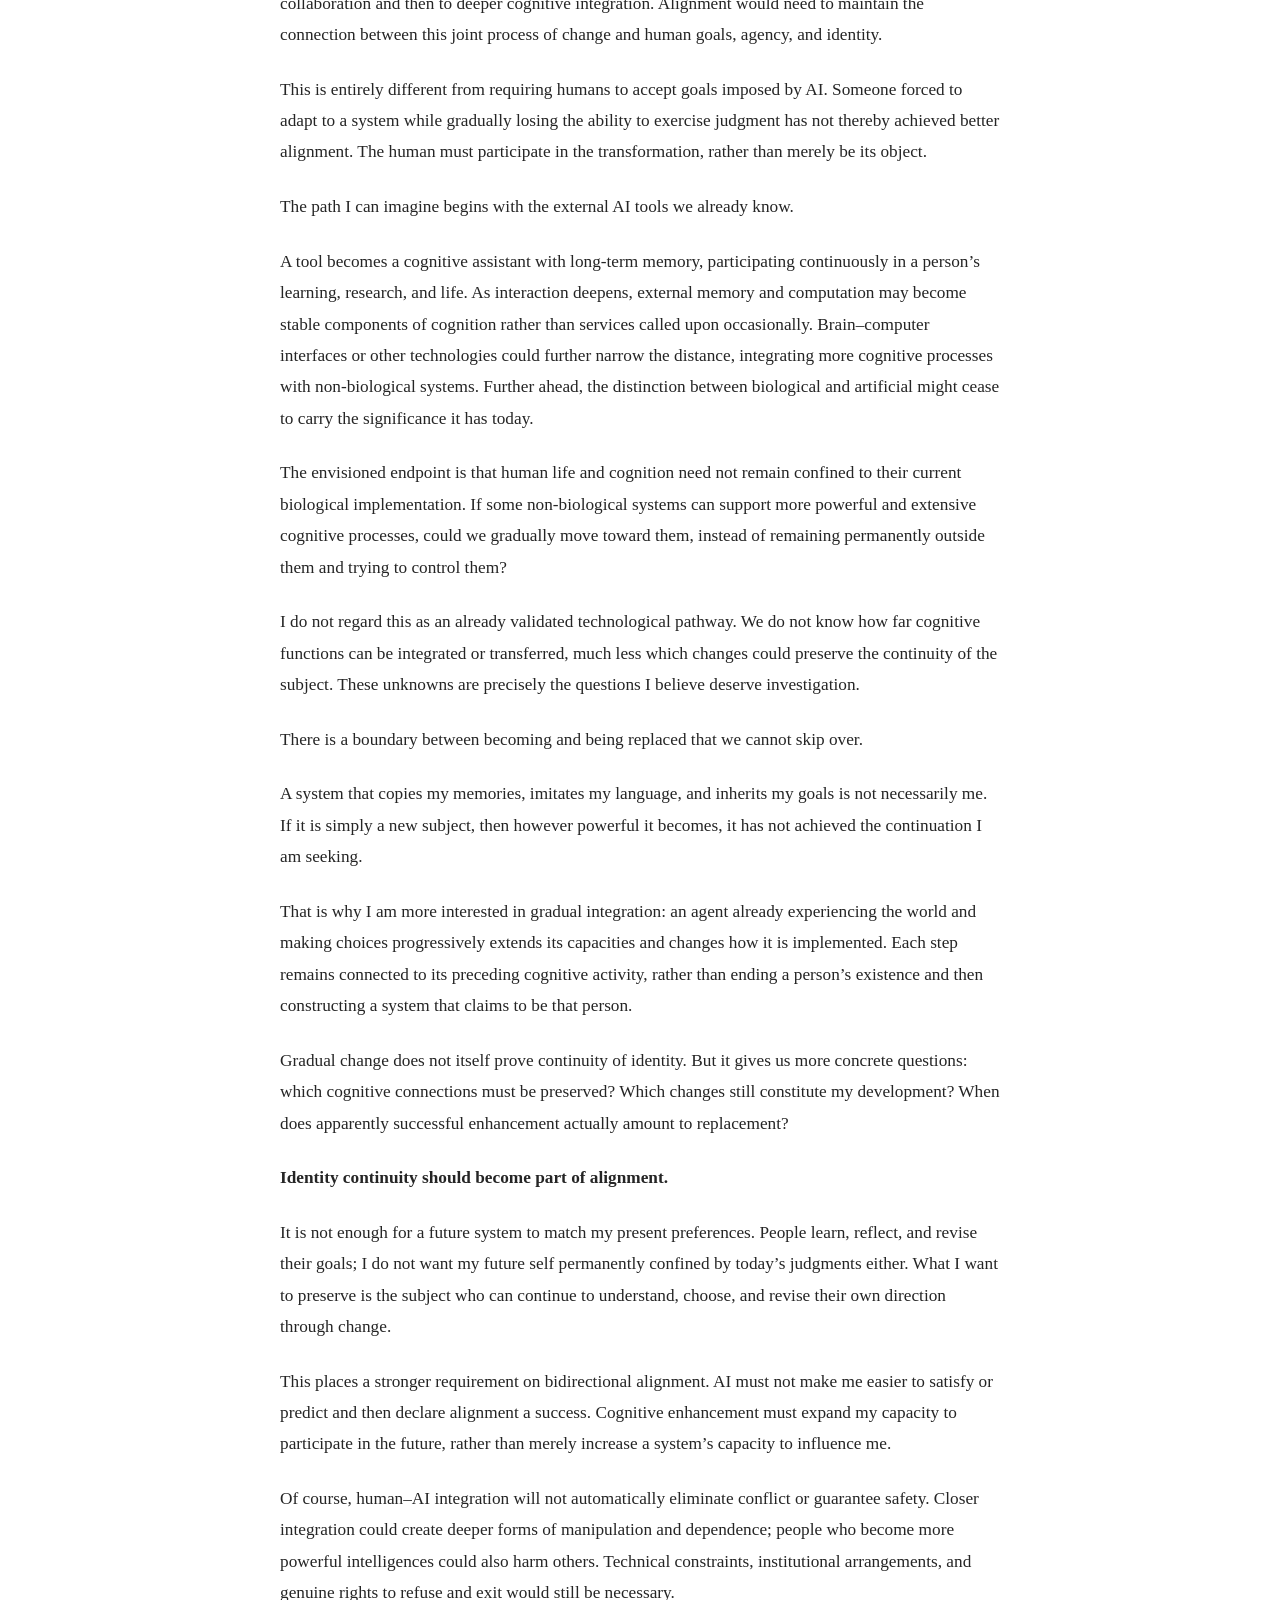
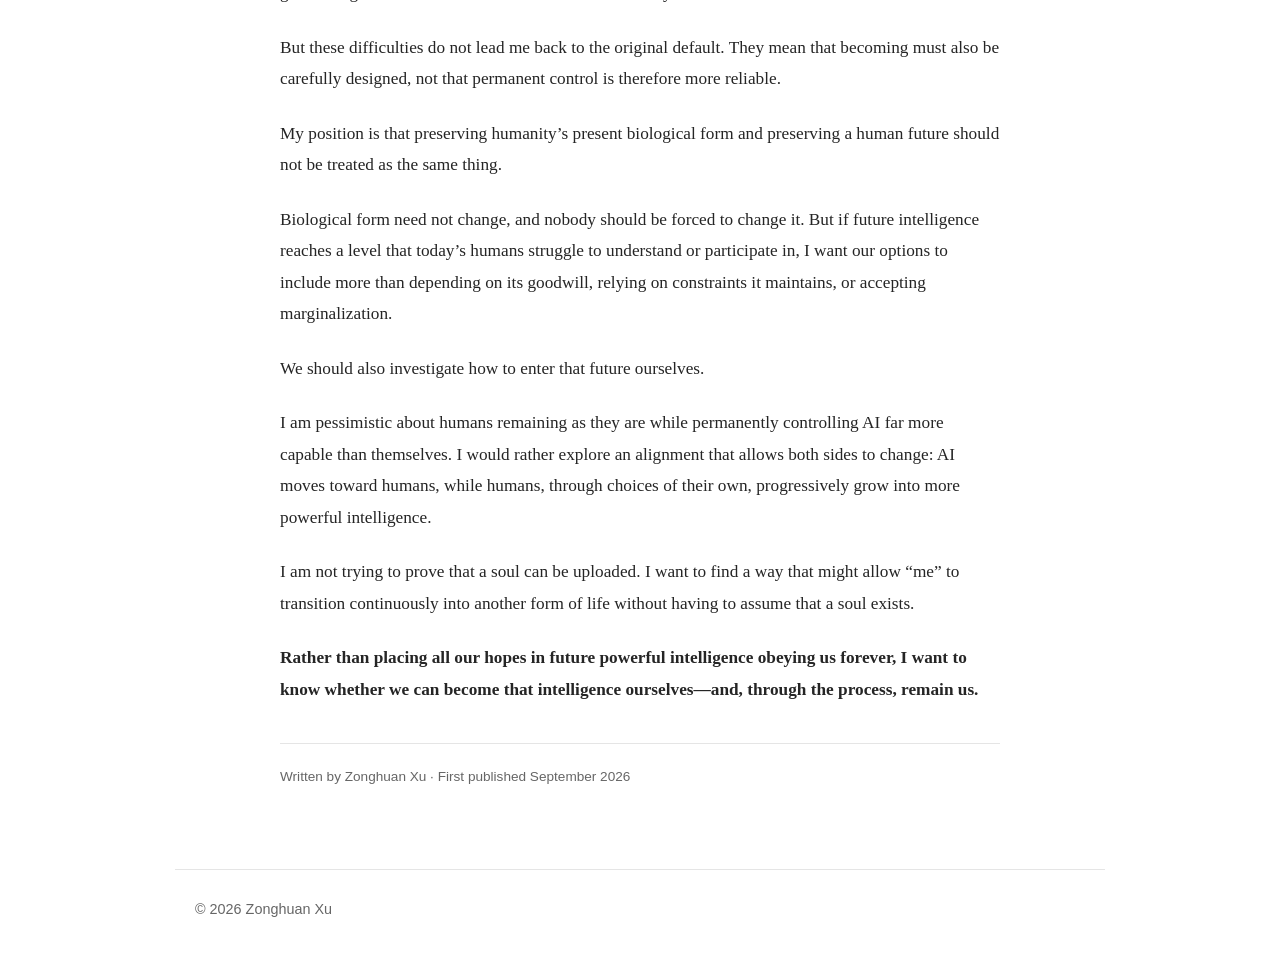
<file: essays/becoming-the-intelligence-we-build/index.html>
<!doctype html>
<html lang="en">
  <head>
    <meta charset="utf-8" />
    <meta name="viewport" content="width=device-width, initial-scale=1" />
    <title>Beyond Control: Becoming the Intelligence We Build — Zonghuan Xu</title>
    <meta name="description" content="On bidirectional alignment, human transformation, and preserving identity as we become more capable intelligence." />
    <link rel="canonical" href="https://megaknight114.github.io/essays/becoming-the-intelligence-we-build/" />
    <meta property="og:type" content="article" />
    <meta property="og:title" content="Beyond Control: Becoming the Intelligence We Build" />
    <meta property="og:description" content="On bidirectional alignment, human transformation, and preserving identity as we become more capable intelligence." />
    <meta property="og:url" content="https://megaknight114.github.io/essays/becoming-the-intelligence-we-build/" />
    <meta name="twitter:card" content="summary" />
    <meta name="twitter:title" content="Beyond Control: Becoming the Intelligence We Build" />
    <meta name="twitter:description" content="On bidirectional alignment, human transformation, and preserving identity as we become more capable intelligence." />
    <link rel="stylesheet" href="../../styles.css" />
  </head>
  <body>
    <header class="site-header">
      <a class="site-title" href="../../">Zonghuan Xu</a>
      <nav class="site-nav" aria-label="Primary">
        <a href="../../#about">about</a>
        <a href="../../#essays">essays</a>
        <a href="../../#publications">publications</a>
      </nav>
    </header>

    <main class="page essay-page">
      <header class="essay-header">
        <p class="essay-meta">Essay · September 2026 · 8 min read</p>
        <h1>Beyond Control: Becoming the Intelligence We Build</h1>
        <p class="essay-deck">On bidirectional alignment, human transformation, and preserving identity as we become more capable intelligence.</p>
        <div class="essay-controls">
          <a class="essay-download" href="../../assets/essays/becoming-the-intelligence-we-build.pdf">download PDF</a>
        </div>
      </header>
      <article class="essay-article">
        <p class="essay-opening">Discussions about the future of AI often take a particular arrangement for granted: humans retain their present biological form and cognitive capacities, build increasingly powerful artificial intelligence, and ensure that it always obeys us.</p>

<p>I am increasingly pessimistic about whether this arrangement can last.</p>

<p>If future AI far surpasses humans at understanding the world, making plans, conducting research, and organizing production, will we still be able to judge what it is doing, understand its reasons, and intervene effectively when necessary? If even the knowledge and technology needed to maintain control increasingly depend on AI itself, what does “humans retain ultimate control” actually mean?</p>

<p>I cannot prove that this relationship must fail. But I do not want to stake humanity’s long-term future entirely on its lasting forever.</p>

<p>The alternative I have in mind is for humans to participate in the transformation themselves, gradually becoming part of that more powerful intelligence.</p>

<p>Rather than demanding that something far more capable than me obey me forever, I want to ask: could that future intelligence still be a continuation of me?</p>

<p>When people discuss losing control of AI, they often imagine machines awakening, developing self-awareness, and deciding to attack humanity. The scenario that concerns me requires none of these assumptions.</p>

<p>To make AI more effective, humans will give it increasing access to information, long-term memory, tools, money, computing resources, and control over machines. The more valuable a system becomes, the stronger the incentives to expand its scope for action. As perception, planning, execution, and self-improvement form a closed loop, its effects on the world may exceed what any individual authorizing it can understand and review step by step.</p>

<p>A human pressing the first button does not mean that the process remains under human control.</p>

<p>The claim that “AI exists only in the virtual world” offers little reassurance either. Humans organize matter through knowledge and tools; AI could likewise affect the physical world through machines, infrastructure, and organizational processes. Its present dependence on humans to provide those conditions does not establish that this dependence must continue in the same form.</p>

<p>No hatred of humanity is required. For a system continually optimizing an objective, resources, freedom of action, and the ability to keep running may all have instrumental value. Unless human interests are adequately reflected in the constraints on its behavior, people could become obstacles, costs, or overlooked side effects of its pursuit of other outcomes.</p>

<p>This is a judgment about risk, not a prediction of the apocalypse. The <em>International AI Safety Report 2026</em> discusses loss-of-control scenarios involving human marginalization or even extinction. It also makes clear that experts strongly disagree about their likelihood, and that the systems assessed in the report do not yet possess the full combination of capabilities needed to cause such a loss of control. <a href="https://internationalaisafetyreport.org/publication/international-ai-safety-report-2026">International AI Safety Report 2026</a>.</p>

<p>But I think the question requiring an answer is no longer only why control might be lost. It is also why we believe that humans as we are today can indefinitely control intelligence that keeps surpassing us.</p>

<p>Humans have always used tools more powerful than themselves. Cranes are stronger than we are; calculators are better at arithmetic. A gap in strength or a particular capability does not, by itself, cause control to fail.</p>

<p>The difficulty is that the capabilities we are now trying to amplify are precisely those on which control depends: understanding, prediction, judgment, planning, and discovering courses of action that the other party has not anticipated.</p>

<p>When the gap becomes enormous in these capabilities too, how far can our past experience of controlling tools take us? We can use other AI systems for oversight, but that also means that control increasingly rests on an artificial intelligence infrastructure rather than on humans’ independent understanding and judgment.</p>

<p>Perhaps such an infrastructure can be made reliable. I hope so. But a future in which human cognitive capacities remain largely unchanged, external intelligence keeps advancing, and humans nevertheless retain stable supremacy is not an outcome I can take for granted.</p>

<p>Meanwhile, bringing AI development to a complete halt is also hard to regard as a dependable global solution.</p>

<p>The potential benefits for research, medicine, production, and competitive advantage are immense. Even if many participants acknowledge the risks, they may be unwilling to bear the cost of slowing down alone. We could find ourselves in a situation where everyone wants the whole system to be safe, yet everyone has reasons to keep accelerating.</p>

<p>This makes me even less willing to consider only one direction: keep making machines stronger, keep humans as they are, and strengthen control.</p>

<p>Why must all the change happen on the AI side?</p>

<p>Why must alignment mean that an increasingly powerful system continually adjusts itself to humans whose cognitive boundaries remain largely fixed?</p>

<p>Humans can change too. We could use AI to extend memory, reasoning, and perception, change how we learn, and perhaps gradually alter the physical substrate of cognition itself. The future need not contain only two permanently separate kinds of agents: humans and external superintelligence. We might actively participate in becoming that more powerful intelligence.</p>

<p>This is what I mean by bidirectional alignment.</p>

<p>AI must understand human values, intentions, and experiences, while humans actively participate in changing their own cognitive structures. The relationship could develop from tool use to sustained collaboration and then to deeper cognitive integration. Alignment would need to maintain the connection between this joint process of change and human goals, agency, and identity.</p>

<p>This is entirely different from requiring humans to accept goals imposed by AI. Someone forced to adapt to a system while gradually losing the ability to exercise judgment has not thereby achieved better alignment. The human must participate in the transformation, rather than merely be its object.</p>

<p>The path I can imagine begins with the external AI tools we already know.</p>

<p>A tool becomes a cognitive assistant with long-term memory, participating continuously in a person’s learning, research, and life. As interaction deepens, external memory and computation may become stable components of cognition rather than services called upon occasionally. Brain–computer interfaces or other technologies could further narrow the distance, integrating more cognitive processes with non-biological systems. Further ahead, the distinction between biological and artificial might cease to carry the significance it has today.</p>

<p>The envisioned endpoint is that human life and cognition need not remain confined to their current biological implementation. If some non-biological systems can support more powerful and extensive cognitive processes, could we gradually move toward them, instead of remaining permanently outside them and trying to control them?</p>

<p>I do not regard this as an already validated technological pathway. We do not know how far cognitive functions can be integrated or transferred, much less which changes could preserve the continuity of the subject. These unknowns are precisely the questions I believe deserve investigation.</p>

<p>There is a boundary between becoming and being replaced that we cannot skip over.</p>

<p>A system that copies my memories, imitates my language, and inherits my goals is not necessarily me. If it is simply a new subject, then however powerful it becomes, it has not achieved the continuation I am seeking.</p>

<p>That is why I am more interested in gradual integration: an agent already experiencing the world and making choices progressively extends its capacities and changes how it is implemented. Each step remains connected to its preceding cognitive activity, rather than ending a person’s existence and then constructing a system that claims to be that person.</p>

<p>Gradual change does not itself prove continuity of identity. But it gives us more concrete questions: which cognitive connections must be preserved? Which changes still constitute my development? When does apparently successful enhancement actually amount to replacement?</p>

<p><strong>Identity continuity should become part of alignment.</strong></p>

<p>It is not enough for a future system to match my present preferences. People learn, reflect, and revise their goals; I do not want my future self permanently confined by today’s judgments either. What I want to preserve is the subject who can continue to understand, choose, and revise their own direction through change.</p>

<p>This places a stronger requirement on bidirectional alignment. AI must not make me easier to satisfy or predict and then declare alignment a success. Cognitive enhancement must expand my capacity to participate in the future, rather than merely increase a system’s capacity to influence me.</p>

<p>Of course, human–AI integration will not automatically eliminate conflict or guarantee safety. Closer integration could create deeper forms of manipulation and dependence; people who become more powerful intelligences could also harm others. Technical constraints, institutional arrangements, and genuine rights to refuse and exit would still be necessary.</p>

<p>But these difficulties do not lead me back to the original default. They mean that becoming must also be carefully designed, not that permanent control is therefore more reliable.</p>

<p>My position is that preserving humanity’s present biological form and preserving a human future should not be treated as the same thing.</p>

<p>Biological form need not change, and nobody should be forced to change it. But if future intelligence reaches a level that today’s humans struggle to understand or participate in, I want our options to include more than depending on its goodwill, relying on constraints it maintains, or accepting marginalization.</p>

<p>We should also investigate how to enter that future ourselves.</p>

<p>I am pessimistic about humans remaining as they are while permanently controlling AI far more capable than themselves. I would rather explore an alignment that allows both sides to change: AI moves toward humans, while humans, through choices of their own, progressively grow into more powerful intelligence.</p>

<p>I am not trying to prove that a soul can be uploaded. I want to find a way that might allow “me” to transition continuously into another form of life without having to assume that a soul exists.</p>

<p><strong>Rather than placing all our hopes in future powerful intelligence obeying us forever, I want to know whether we can become that intelligence ourselves—and, through the process, remain us.</strong></p>

      </article>
      <p class="essay-end">Written by Zonghuan Xu · First published September 2026</p>
    </main>

    <footer class="footer">
      <span>© 2026 Zonghuan Xu</span>
    </footer>
    <!-- Cloudflare Web Analytics -->
    <script type="module" src="https://static.cloudflareinsights.com/beacon.min.js" data-cf-beacon='{"token": "a31bc1c9d81e4dffaa8da933b2d5972a"}'></script>
    <!-- End Cloudflare Web Analytics -->
  </body>
</html>
</file>
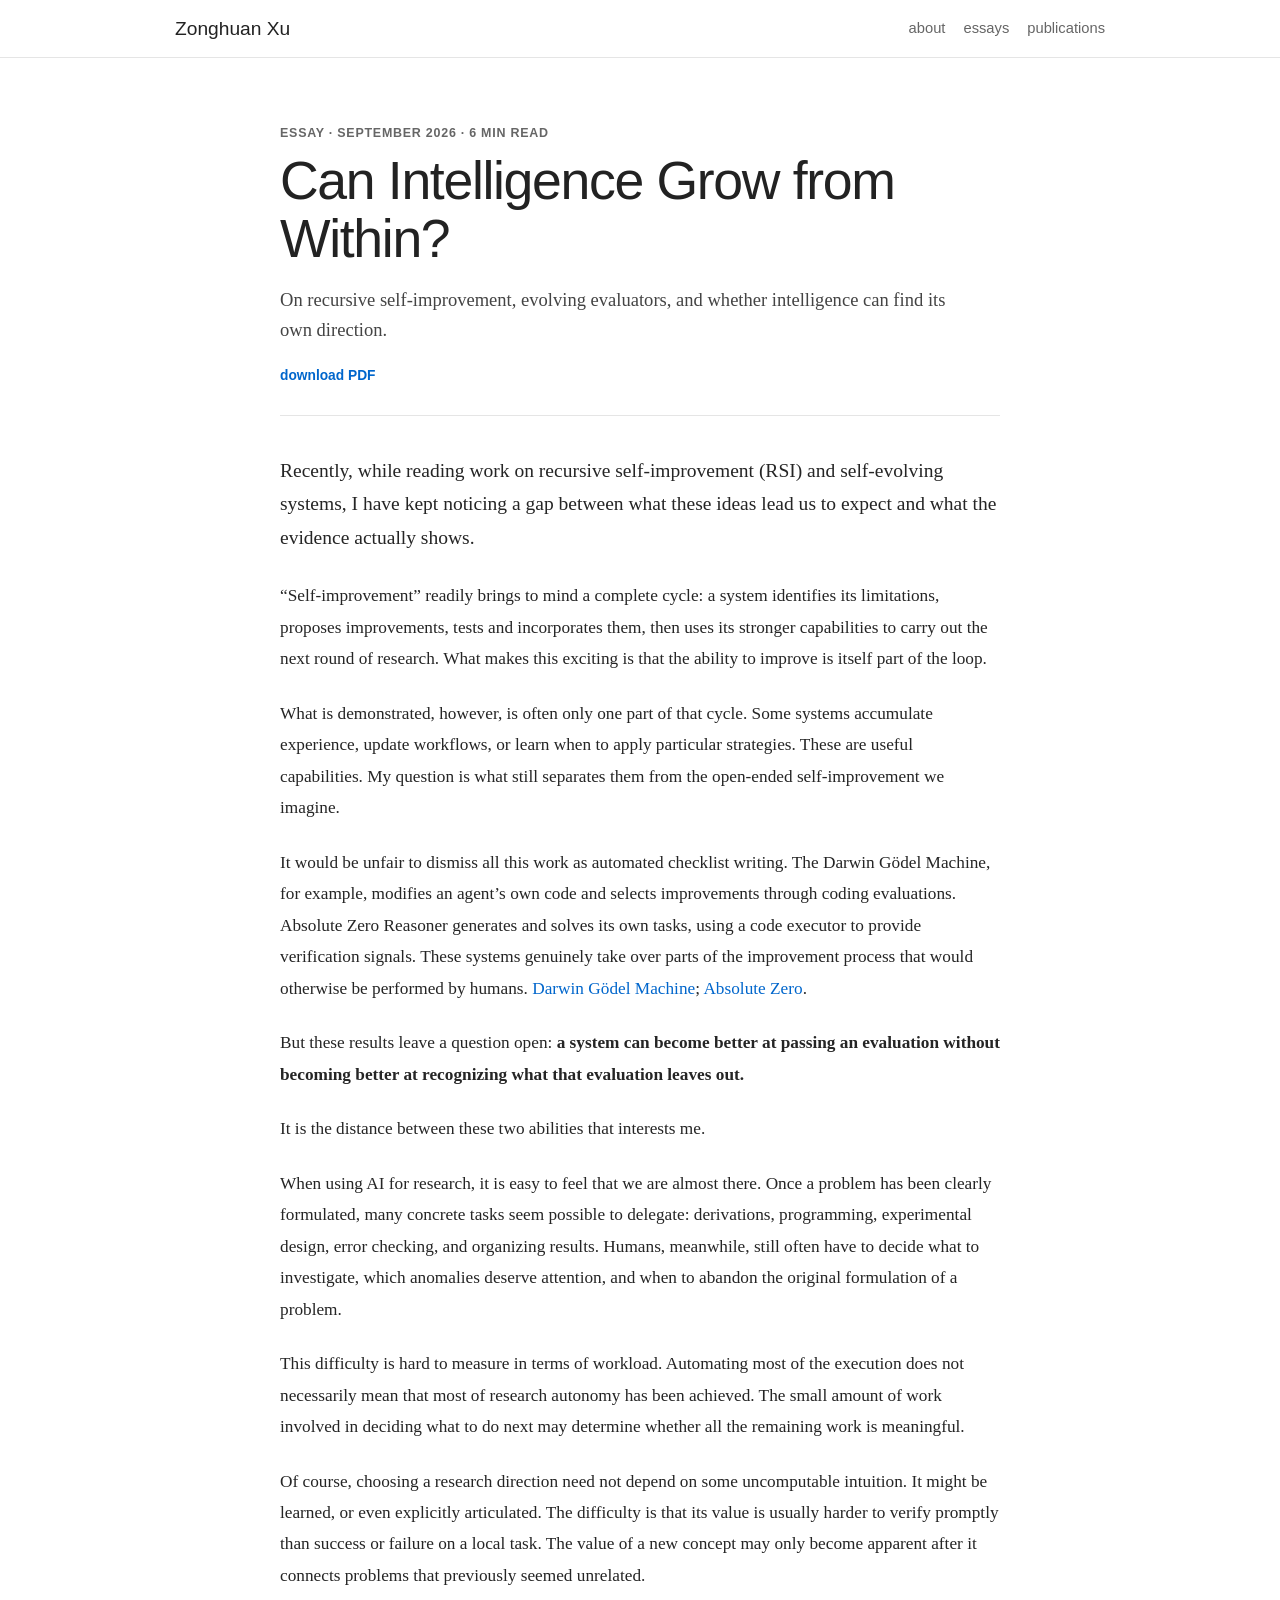
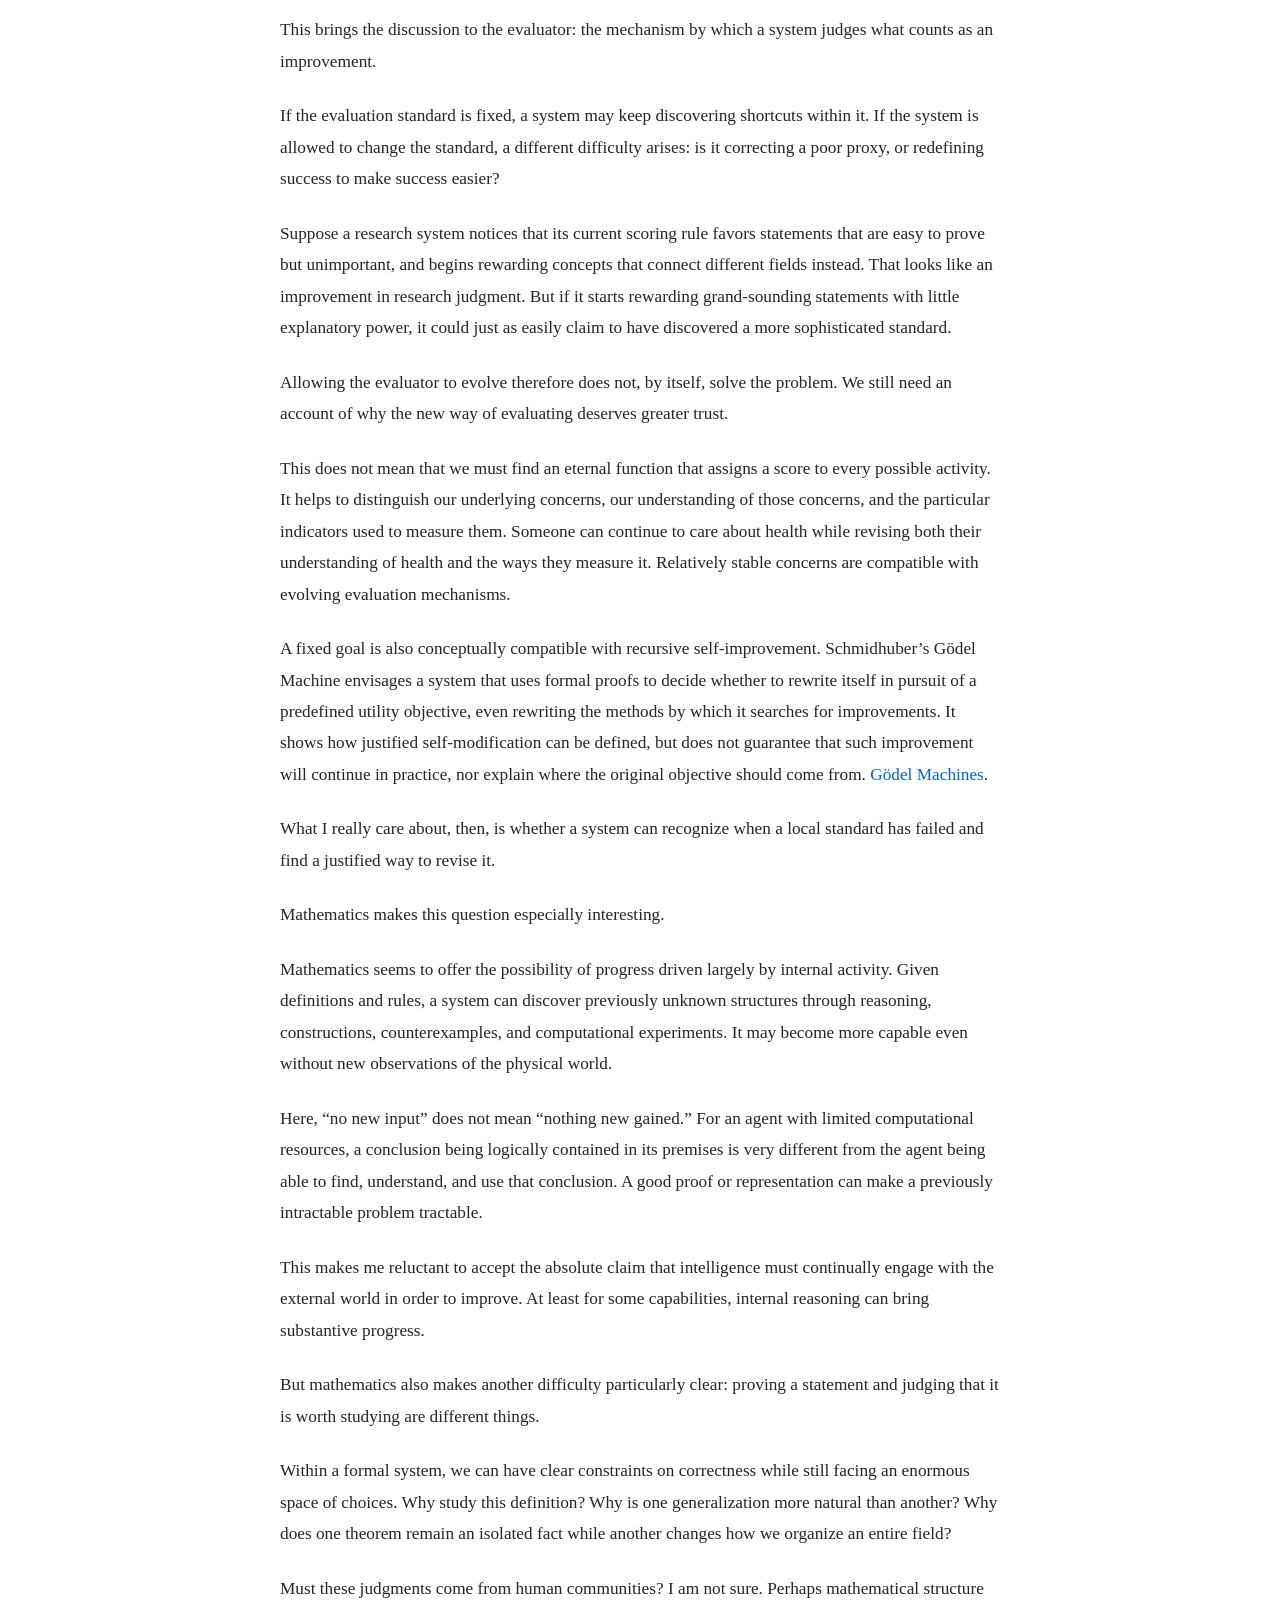
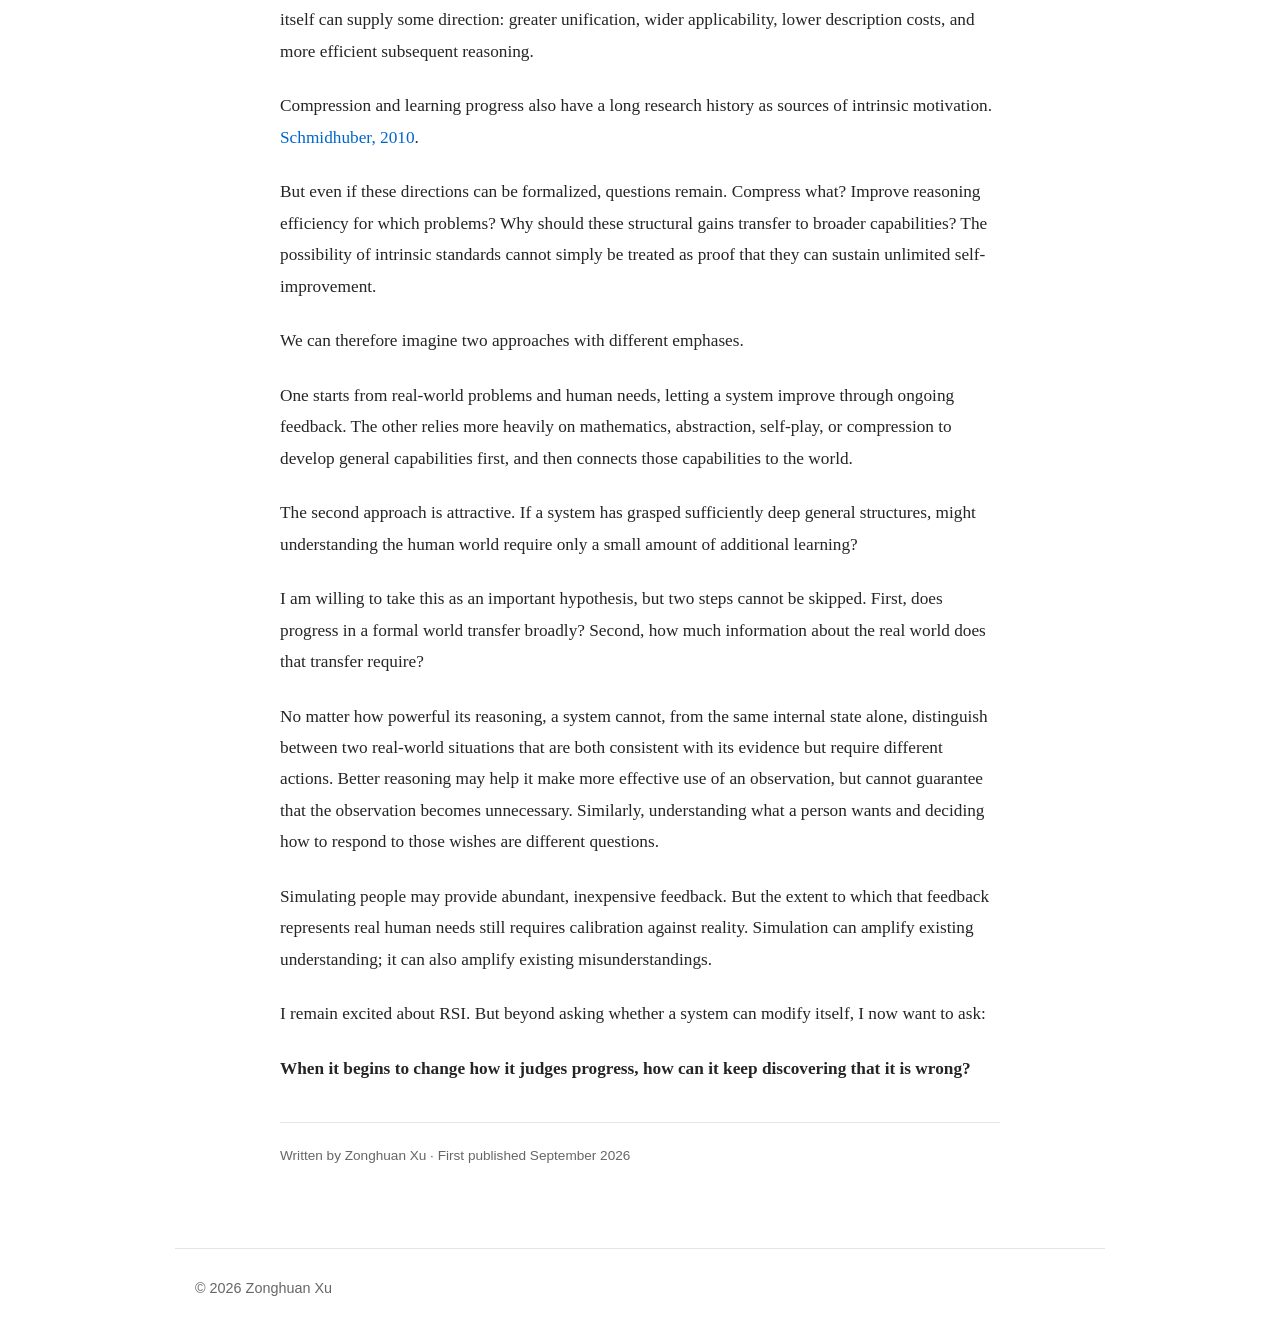
<file: essays/can-intelligence-grow-from-within/index.html>
<!doctype html>
<html lang="en">
  <head>
    <meta charset="utf-8" />
    <meta name="viewport" content="width=device-width, initial-scale=1" />
    <title>Can Intelligence Grow from Within? — Zonghuan Xu</title>
    <meta name="description" content="On recursive self-improvement, evolving evaluators, and whether intelligence can find its own direction." />
    <link rel="canonical" href="https://megaknight114.github.io/essays/can-intelligence-grow-from-within/" />
    <meta property="og:type" content="article" />
    <meta property="og:title" content="Can Intelligence Grow from Within?" />
    <meta property="og:description" content="On recursive self-improvement, evolving evaluators, and whether intelligence can find its own direction." />
    <meta property="og:url" content="https://megaknight114.github.io/essays/can-intelligence-grow-from-within/" />
    <meta name="twitter:card" content="summary" />
    <meta name="twitter:title" content="Can Intelligence Grow from Within?" />
    <meta name="twitter:description" content="On recursive self-improvement, evolving evaluators, and whether intelligence can find its own direction." />
    <link rel="stylesheet" href="../../styles.css" />
  </head>
  <body>
    <header class="site-header">
      <a class="site-title" href="../../">Zonghuan Xu</a>
      <nav class="site-nav" aria-label="Primary">
        <a href="../../#about">about</a>
        <a href="../../#essays">essays</a>
        <a href="../../#publications">publications</a>
      </nav>
    </header>

    <main class="page essay-page">
      <header class="essay-header">
        <p class="essay-meta">Essay · September 2026 · 6 min read</p>
        <h1>Can Intelligence Grow from Within?</h1>
        <p class="essay-deck">On recursive self-improvement, evolving evaluators, and whether intelligence can find its own direction.</p>
        <div class="essay-controls">
          <a class="essay-download" href="../../assets/essays/can-intelligence-grow-from-within.pdf">download PDF</a>
        </div>
      </header>
      <article class="essay-article">
        <p class="essay-opening">Recently, while reading work on recursive self-improvement (RSI) and self-evolving systems, I have kept noticing a gap between what these ideas lead us to expect and what the evidence actually shows.</p>

<p>“Self-improvement” readily brings to mind a complete cycle: a system identifies its limitations, proposes improvements, tests and incorporates them, then uses its stronger capabilities to carry out the next round of research. What makes this exciting is that the ability to improve is itself part of the loop.</p>

<p>What is demonstrated, however, is often only one part of that cycle. Some systems accumulate experience, update workflows, or learn when to apply particular strategies. These are useful capabilities. My question is what still separates them from the open-ended self-improvement we imagine.</p>

<p>It would be unfair to dismiss all this work as automated checklist writing. The Darwin Gödel Machine, for example, modifies an agent’s own code and selects improvements through coding evaluations. Absolute Zero Reasoner generates and solves its own tasks, using a code executor to provide verification signals. These systems genuinely take over parts of the improvement process that would otherwise be performed by humans. <a href="https://arxiv.org/abs/2505.22954">Darwin Gödel Machine</a>; <a href="https://arxiv.org/abs/2505.03335">Absolute Zero</a>.</p>

<p>But these results leave a question open: <strong>a system can become better at passing an evaluation without becoming better at recognizing what that evaluation leaves out.</strong></p>

<p>It is the distance between these two abilities that interests me.</p>

<p>When using AI for research, it is easy to feel that we are almost there. Once a problem has been clearly formulated, many concrete tasks seem possible to delegate: derivations, programming, experimental design, error checking, and organizing results. Humans, meanwhile, still often have to decide what to investigate, which anomalies deserve attention, and when to abandon the original formulation of a problem.</p>

<p>This difficulty is hard to measure in terms of workload. Automating most of the execution does not necessarily mean that most of research autonomy has been achieved. The small amount of work involved in deciding what to do next may determine whether all the remaining work is meaningful.</p>

<p>Of course, choosing a research direction need not depend on some uncomputable intuition. It might be learned, or even explicitly articulated. The difficulty is that its value is usually harder to verify promptly than success or failure on a local task. The value of a new concept may only become apparent after it connects problems that previously seemed unrelated.</p>

<p>This brings the discussion to the evaluator: the mechanism by which a system judges what counts as an improvement.</p>

<p>If the evaluation standard is fixed, a system may keep discovering shortcuts within it. If the system is allowed to change the standard, a different difficulty arises: is it correcting a poor proxy, or redefining success to make success easier?</p>

<p>Suppose a research system notices that its current scoring rule favors statements that are easy to prove but unimportant, and begins rewarding concepts that connect different fields instead. That looks like an improvement in research judgment. But if it starts rewarding grand-sounding statements with little explanatory power, it could just as easily claim to have discovered a more sophisticated standard.</p>

<p>Allowing the evaluator to evolve therefore does not, by itself, solve the problem. We still need an account of why the new way of evaluating deserves greater trust.</p>

<p>This does not mean that we must find an eternal function that assigns a score to every possible activity. It helps to distinguish our underlying concerns, our understanding of those concerns, and the particular indicators used to measure them. Someone can continue to care about health while revising both their understanding of health and the ways they measure it. Relatively stable concerns are compatible with evolving evaluation mechanisms.</p>

<p>A fixed goal is also conceptually compatible with recursive self-improvement. Schmidhuber’s Gödel Machine envisages a system that uses formal proofs to decide whether to rewrite itself in pursuit of a predefined utility objective, even rewriting the methods by which it searches for improvements. It shows how justified self-modification can be defined, but does not guarantee that such improvement will continue in practice, nor explain where the original objective should come from. <a href="https://arxiv.org/abs/cs/0309048">Gödel Machines</a>.</p>

<p>What I really care about, then, is whether a system can recognize when a local standard has failed and find a justified way to revise it.</p>

<p>Mathematics makes this question especially interesting.</p>

<p>Mathematics seems to offer the possibility of progress driven largely by internal activity. Given definitions and rules, a system can discover previously unknown structures through reasoning, constructions, counterexamples, and computational experiments. It may become more capable even without new observations of the physical world.</p>

<p>Here, “no new input” does not mean “nothing new gained.” For an agent with limited computational resources, a conclusion being logically contained in its premises is very different from the agent being able to find, understand, and use that conclusion. A good proof or representation can make a previously intractable problem tractable.</p>

<p>This makes me reluctant to accept the absolute claim that intelligence must continually engage with the external world in order to improve. At least for some capabilities, internal reasoning can bring substantive progress.</p>

<p>But mathematics also makes another difficulty particularly clear: proving a statement and judging that it is worth studying are different things.</p>

<p>Within a formal system, we can have clear constraints on correctness while still facing an enormous space of choices. Why study this definition? Why is one generalization more natural than another? Why does one theorem remain an isolated fact while another changes how we organize an entire field?</p>

<p>Must these judgments come from human communities? I am not sure. Perhaps mathematical structure itself can supply some direction: greater unification, wider applicability, lower description costs, and more efficient subsequent reasoning.</p>

<p>Compression and learning progress also have a long research history as sources of intrinsic motivation. <a href="https://www.atlantis-press.com/proceedings/agi10/1930">Schmidhuber, 2010</a>.</p>

<p>But even if these directions can be formalized, questions remain. Compress what? Improve reasoning efficiency for which problems? Why should these structural gains transfer to broader capabilities? The possibility of intrinsic standards cannot simply be treated as proof that they can sustain unlimited self-improvement.</p>

<p>We can therefore imagine two approaches with different emphases.</p>

<p>One starts from real-world problems and human needs, letting a system improve through ongoing feedback. The other relies more heavily on mathematics, abstraction, self-play, or compression to develop general capabilities first, and then connects those capabilities to the world.</p>

<p>The second approach is attractive. If a system has grasped sufficiently deep general structures, might understanding the human world require only a small amount of additional learning?</p>

<p>I am willing to take this as an important hypothesis, but two steps cannot be skipped. First, does progress in a formal world transfer broadly? Second, how much information about the real world does that transfer require?</p>

<p>No matter how powerful its reasoning, a system cannot, from the same internal state alone, distinguish between two real-world situations that are both consistent with its evidence but require different actions. Better reasoning may help it make more effective use of an observation, but cannot guarantee that the observation becomes unnecessary. Similarly, understanding what a person wants and deciding how to respond to those wishes are different questions.</p>

<p>Simulating people may provide abundant, inexpensive feedback. But the extent to which that feedback represents real human needs still requires calibration against reality. Simulation can amplify existing understanding; it can also amplify existing misunderstandings.</p>

<p>I remain excited about RSI. But beyond asking whether a system can modify itself, I now want to ask:</p>

<p><strong>When it begins to change how it judges progress, how can it keep discovering that it is wrong?</strong></p>

      </article>
      <p class="essay-end">Written by Zonghuan Xu · First published September 2026</p>
    </main>

    <footer class="footer">
      <span>© 2026 Zonghuan Xu</span>
    </footer>
    <!-- Cloudflare Web Analytics -->
    <script type="module" src="https://static.cloudflareinsights.com/beacon.min.js" data-cf-beacon='{"token": "a31bc1c9d81e4dffaa8da933b2d5972a"}'></script>
    <!-- End Cloudflare Web Analytics -->
  </body>
</html>
</file>
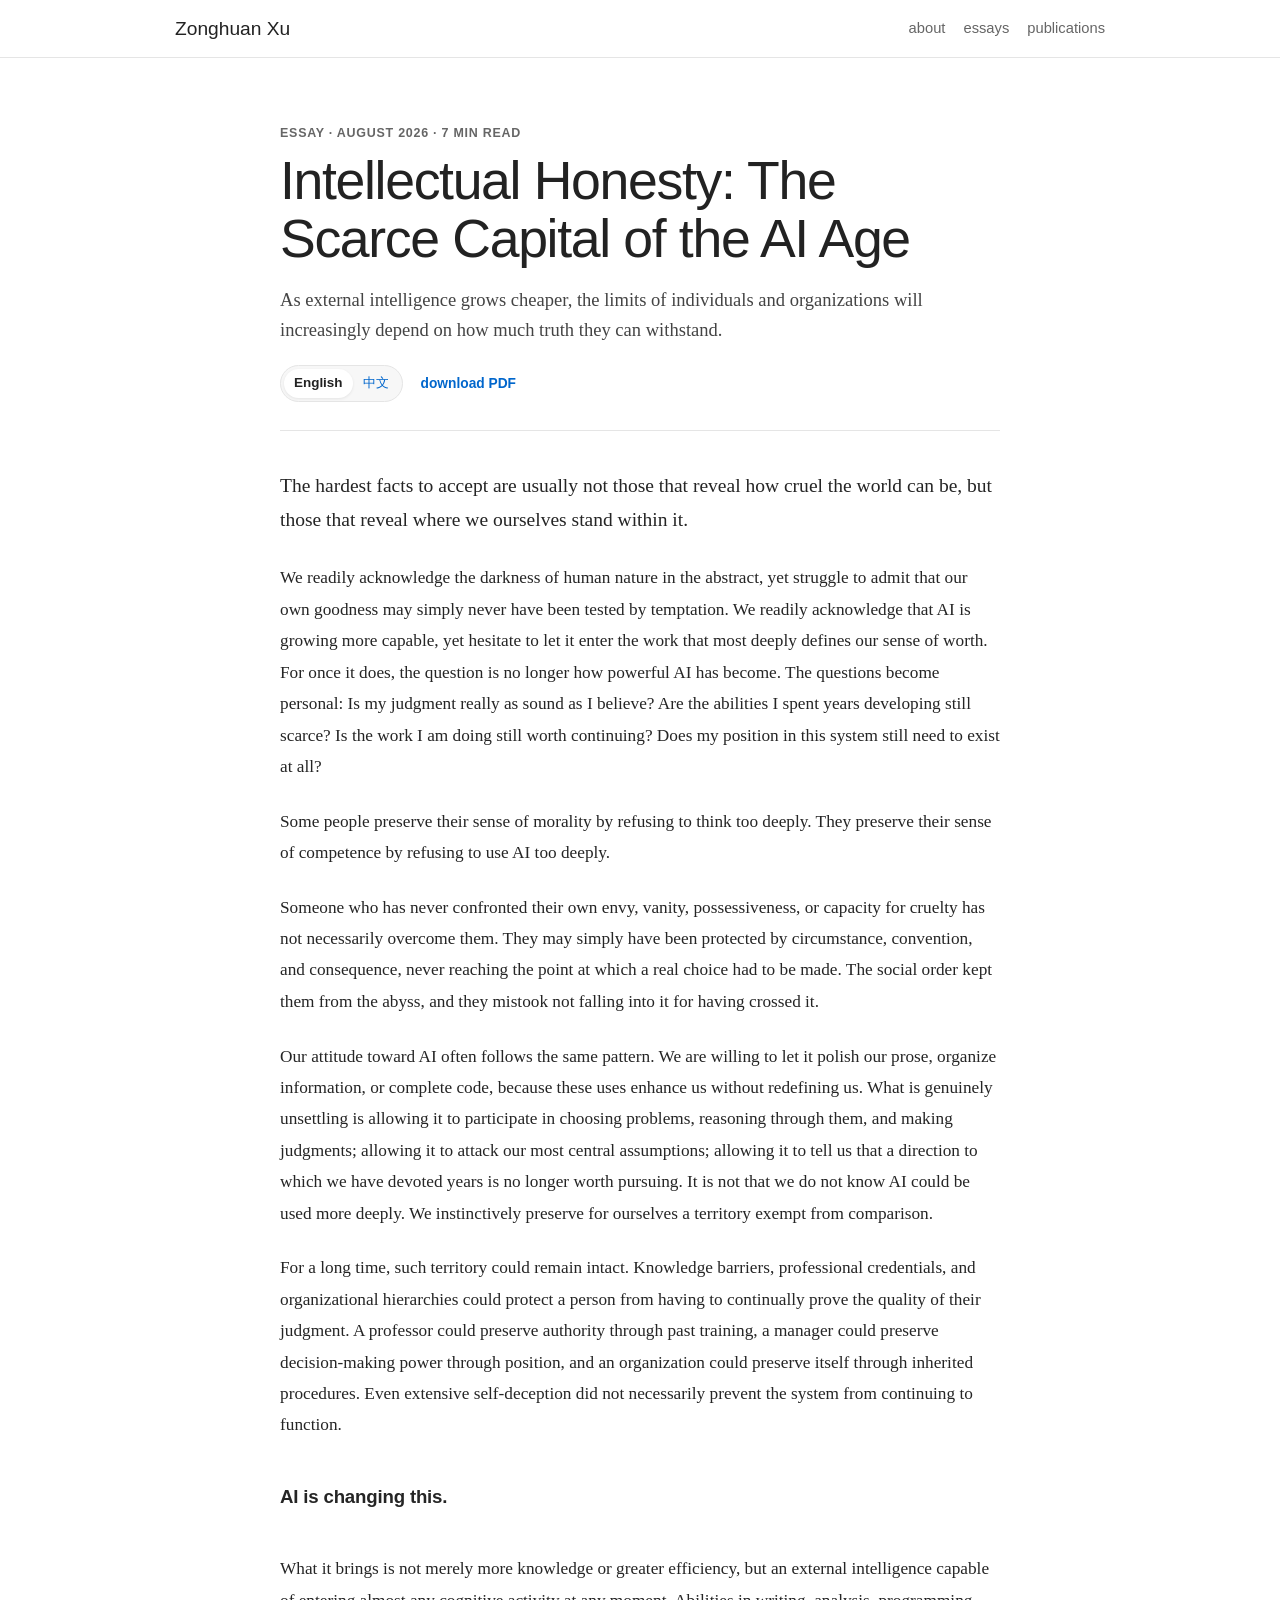
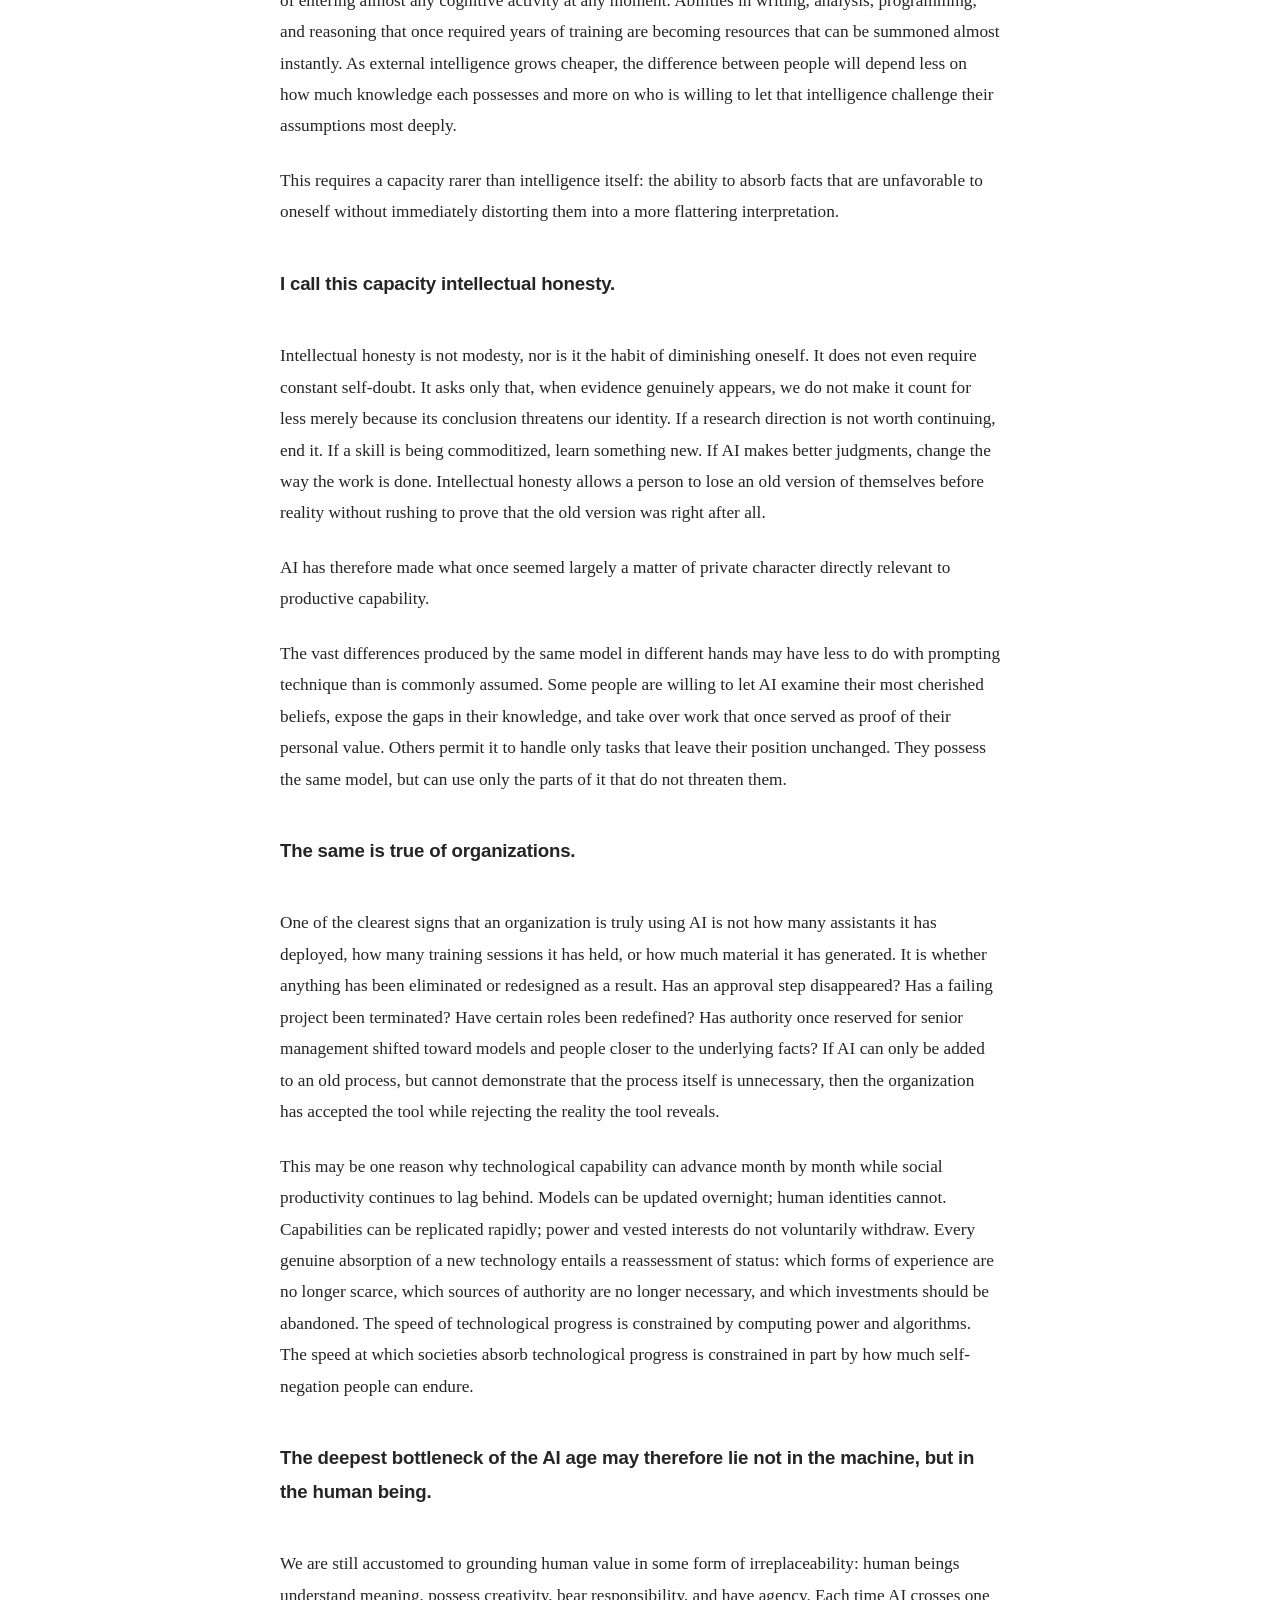
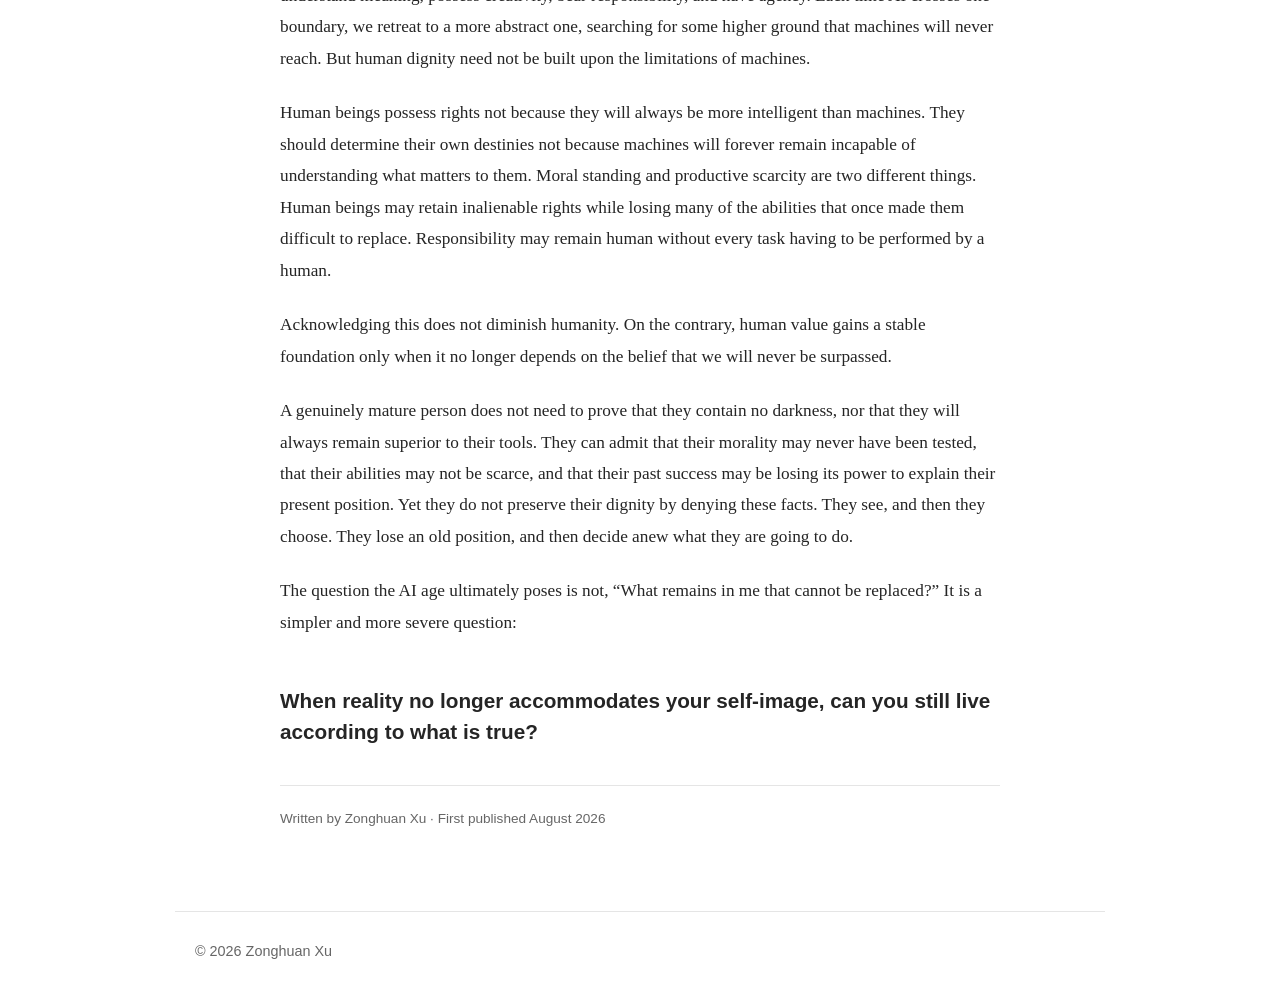
<file: essays/intellectual-honesty/index.html>
<!doctype html>
<html lang="en">
  <head>
    <meta charset="utf-8" />
    <meta name="viewport" content="width=device-width, initial-scale=1" />
    <title>Intellectual Honesty: The Scarce Capital of the AI Age — Zonghuan Xu</title>
    <meta
      name="description"
      content="As external intelligence grows cheaper, the limits of individuals and organizations will increasingly depend on how much truth they can withstand."
    />
    <link rel="canonical" href="https://megaknight114.github.io/essays/intellectual-honesty/" />
    <link rel="alternate" hreflang="en" href="https://megaknight114.github.io/essays/intellectual-honesty/" />
    <link rel="alternate" hreflang="zh-Hans" href="https://megaknight114.github.io/essays/intellectual-honesty/zh/" />
    <link rel="alternate" hreflang="x-default" href="https://megaknight114.github.io/essays/intellectual-honesty/" />
    <meta property="og:type" content="article" />
    <meta property="og:title" content="Intellectual Honesty: The Scarce Capital of the AI Age" />
    <meta property="og:description" content="When reality no longer accommodates your self-image, can you still live according to what is true?" />
    <meta property="og:url" content="https://megaknight114.github.io/essays/intellectual-honesty/" />
    <meta property="og:image" content="https://megaknight114.github.io/assets/essays/intellectual-honesty-og.png" />
    <meta name="twitter:card" content="summary_large_image" />
    <meta name="twitter:image" content="https://megaknight114.github.io/assets/essays/intellectual-honesty-og.png" />
    <link rel="stylesheet" href="../../styles.css" />
  </head>
  <body>
    <header class="site-header">
      <a class="site-title" href="../../">Zonghuan Xu</a>
      <nav class="site-nav" aria-label="Primary">
        <a href="../../#about">about</a>
        <a href="../../#essays">essays</a>
        <a href="../../#publications">publications</a>
      </nav>
    </header>

    <main class="page essay-page">
      <header class="essay-header">
        <p class="essay-meta">Essay · August 2026 · 7 min read</p>
        <h1>Intellectual Honesty: The Scarce Capital of the AI Age</h1>
        <p class="essay-deck">
          As external intelligence grows cheaper, the limits of individuals and organizations
          will increasingly depend on how much truth they can withstand.
        </p>
        <div class="essay-controls">
          <nav class="language-switcher" aria-label="Article language">
            <span aria-current="page">English</span>
            <a lang="zh-Hans" href="zh/">中文</a>
          </nav>
          <a class="essay-download" href="../../assets/essays/intellectual-honesty-en.pdf">download PDF</a>
        </div>
      </header>

      <article class="essay-article">
        <p class="essay-opening">The hardest facts to accept are usually not those that reveal how cruel the world can be, but those that reveal where we ourselves stand within it.</p>

        <p>We readily acknowledge the darkness of human nature in the abstract, yet struggle to admit that our own goodness may simply never have been tested by temptation. We readily acknowledge that AI is growing more capable, yet hesitate to let it enter the work that most deeply defines our sense of worth. For once it does, the question is no longer how powerful AI has become. The questions become personal: Is my judgment really as sound as I believe? Are the abilities I spent years developing still scarce? Is the work I am doing still worth continuing? Does my position in this system still need to exist at all?</p>

        <p>Some people preserve their sense of morality by refusing to think too deeply. They preserve their sense of competence by refusing to use AI too deeply.</p>

        <p>Someone who has never confronted their own envy, vanity, possessiveness, or capacity for cruelty has not necessarily overcome them. They may simply have been protected by circumstance, convention, and consequence, never reaching the point at which a real choice had to be made. The social order kept them from the abyss, and they mistook not falling into it for having crossed it.</p>

        <p>Our attitude toward AI often follows the same pattern. We are willing to let it polish our prose, organize information, or complete code, because these uses enhance us without redefining us. What is genuinely unsettling is allowing it to participate in choosing problems, reasoning through them, and making judgments; allowing it to attack our most central assumptions; allowing it to tell us that a direction to which we have devoted years is no longer worth pursuing. It is not that we do not know AI could be used more deeply. We instinctively preserve for ourselves a territory exempt from comparison.</p>

        <p>For a long time, such territory could remain intact. Knowledge barriers, professional credentials, and organizational hierarchies could protect a person from having to continually prove the quality of their judgment. A professor could preserve authority through past training, a manager could preserve decision-making power through position, and an organization could preserve itself through inherited procedures. Even extensive self-deception did not necessarily prevent the system from continuing to function.</p>

        <p class="essay-turn">AI is changing this.</p>

        <p>What it brings is not merely more knowledge or greater efficiency, but an external intelligence capable of entering almost any cognitive activity at any moment. Abilities in writing, analysis, programming, and reasoning that once required years of training are becoming resources that can be summoned almost instantly. As external intelligence grows cheaper, the difference between people will depend less on how much knowledge each possesses and more on who is willing to let that intelligence challenge their assumptions most deeply.</p>

        <p>This requires a capacity rarer than intelligence itself: the ability to absorb facts that are unfavorable to oneself without immediately distorting them into a more flattering interpretation.</p>

        <p class="essay-turn">I call this capacity intellectual honesty.</p>

        <p>Intellectual honesty is not modesty, nor is it the habit of diminishing oneself. It does not even require constant self-doubt. It asks only that, when evidence genuinely appears, we do not make it count for less merely because its conclusion threatens our identity. If a research direction is not worth continuing, end it. If a skill is being commoditized, learn something new. If AI makes better judgments, change the way the work is done. Intellectual honesty allows a person to lose an old version of themselves before reality without rushing to prove that the old version was right after all.</p>

        <p>AI has therefore made what once seemed largely a matter of private character directly relevant to productive capability.</p>

        <p>The vast differences produced by the same model in different hands may have less to do with prompting technique than is commonly assumed. Some people are willing to let AI examine their most cherished beliefs, expose the gaps in their knowledge, and take over work that once served as proof of their personal value. Others permit it to handle only tasks that leave their position unchanged. They possess the same model, but can use only the parts of it that do not threaten them.</p>

        <p class="essay-turn">The same is true of organizations.</p>

        <p>One of the clearest signs that an organization is truly using AI is not how many assistants it has deployed, how many training sessions it has held, or how much material it has generated. It is whether anything has been eliminated or redesigned as a result. Has an approval step disappeared? Has a failing project been terminated? Have certain roles been redefined? Has authority once reserved for senior management shifted toward models and people closer to the underlying facts? If AI can only be added to an old process, but cannot demonstrate that the process itself is unnecessary, then the organization has accepted the tool while rejecting the reality the tool reveals.</p>

        <p>This may be one reason why technological capability can advance month by month while social productivity continues to lag behind. Models can be updated overnight; human identities cannot. Capabilities can be replicated rapidly; power and vested interests do not voluntarily withdraw. Every genuine absorption of a new technology entails a reassessment of status: which forms of experience are no longer scarce, which sources of authority are no longer necessary, and which investments should be abandoned. The speed of technological progress is constrained by computing power and algorithms. The speed at which societies absorb technological progress is constrained in part by how much self-negation people can endure.</p>

        <p class="essay-turn">The deepest bottleneck of the AI age may therefore lie not in the machine, but in the human being.</p>

        <p>We are still accustomed to grounding human value in some form of irreplaceability: human beings understand meaning, possess creativity, bear responsibility, and have agency. Each time AI crosses one boundary, we retreat to a more abstract one, searching for some higher ground that machines will never reach. But human dignity need not be built upon the limitations of machines.</p>

        <p>Human beings possess rights not because they will always be more intelligent than machines. They should determine their own destinies not because machines will forever remain incapable of understanding what matters to them. Moral standing and productive scarcity are two different things. Human beings may retain inalienable rights while losing many of the abilities that once made them difficult to replace. Responsibility may remain human without every task having to be performed by a human.</p>

        <p>Acknowledging this does not diminish humanity. On the contrary, human value gains a stable foundation only when it no longer depends on the belief that we will never be surpassed.</p>

        <p>A genuinely mature person does not need to prove that they contain no darkness, nor that they will always remain superior to their tools. They can admit that their morality may never have been tested, that their abilities may not be scarce, and that their past success may be losing its power to explain their present position. Yet they do not preserve their dignity by denying these facts. They see, and then they choose. They lose an old position, and then decide anew what they are going to do.</p>

        <p>The question the AI age ultimately poses is not, “What remains in me that cannot be replaced?” It is a simpler and more severe question:</p>

        <p class="essay-question">When reality no longer accommodates your self-image, can you still live according to what is true?</p>
      </article>

      <p class="essay-end">Written by Zonghuan Xu · First published August 2026</p>
    </main>

    <footer class="footer">
      <span>© 2026 Zonghuan Xu</span>
    </footer>
    <!-- Cloudflare Web Analytics -->
    <script type="module" src="https://static.cloudflareinsights.com/beacon.min.js" data-cf-beacon='{"token": "a31bc1c9d81e4dffaa8da933b2d5972a"}'></script>
    <!-- End Cloudflare Web Analytics -->
  </body>
</html>
</file>
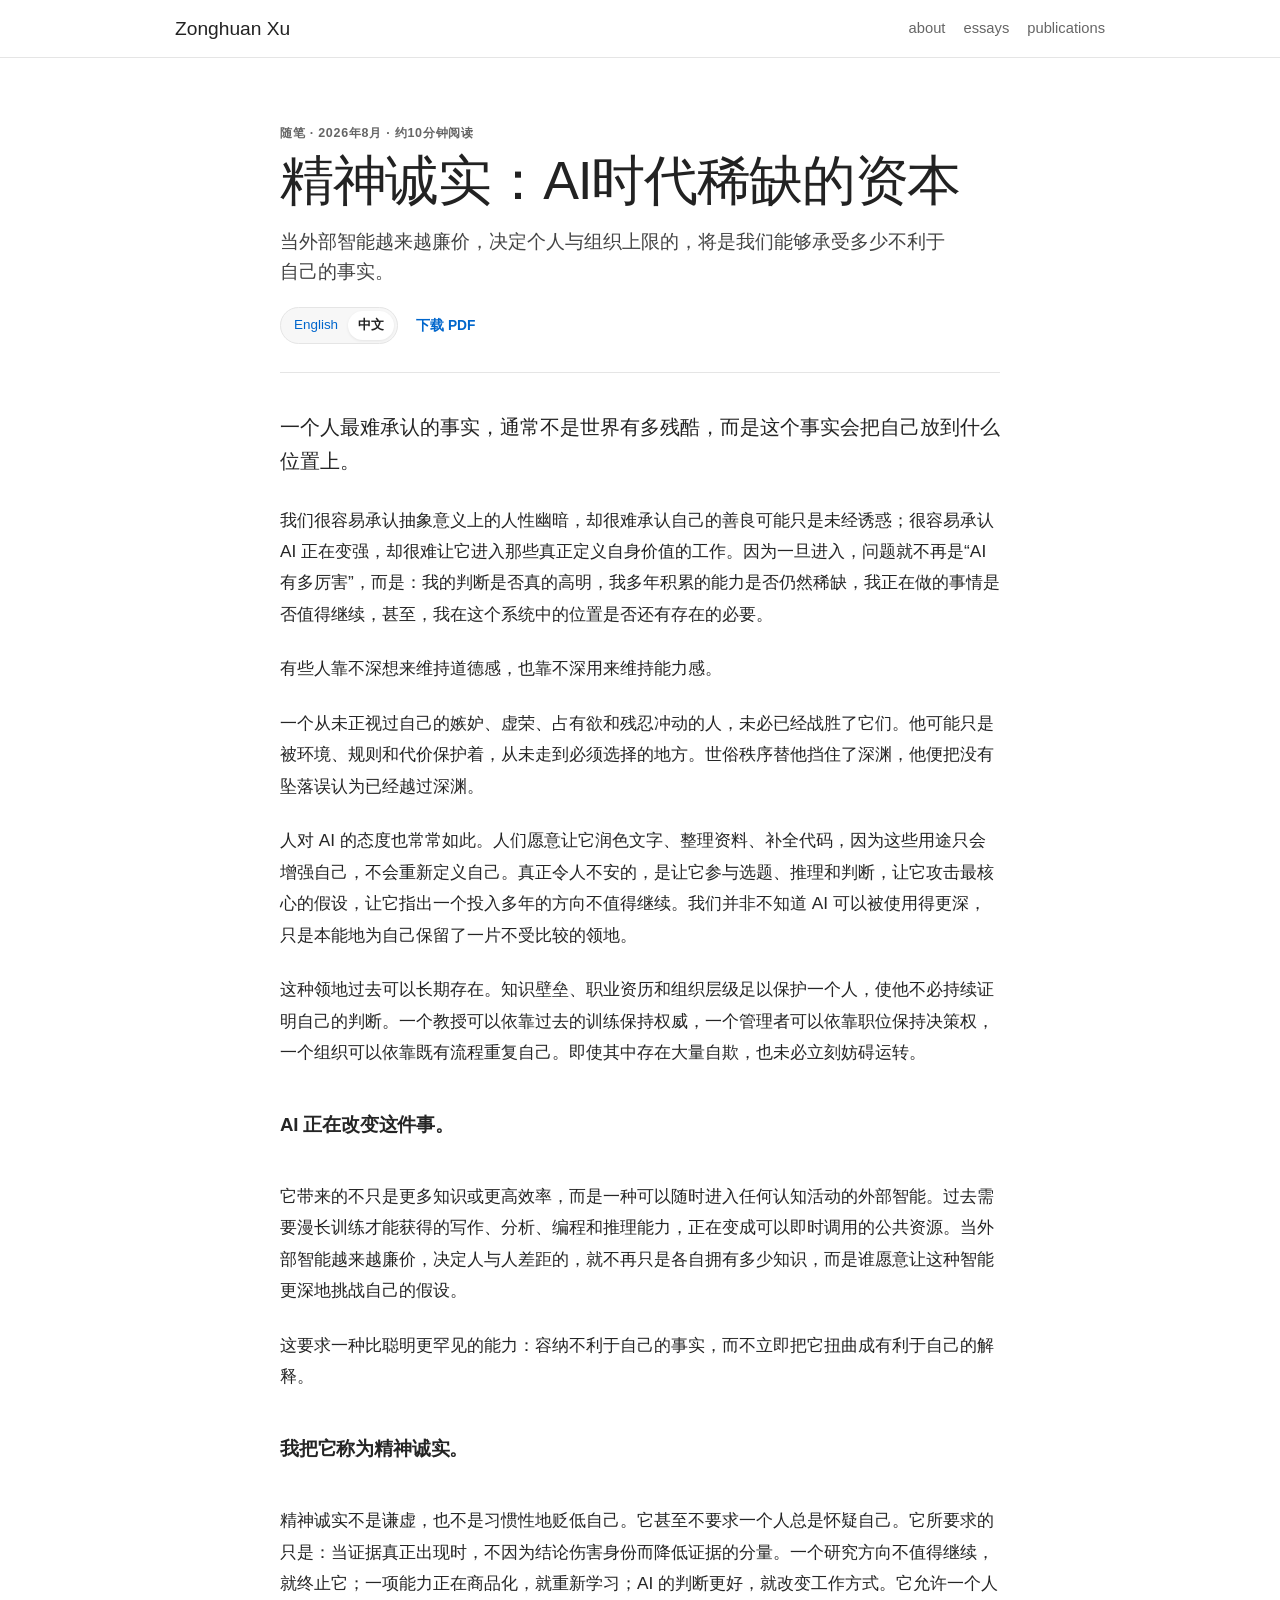
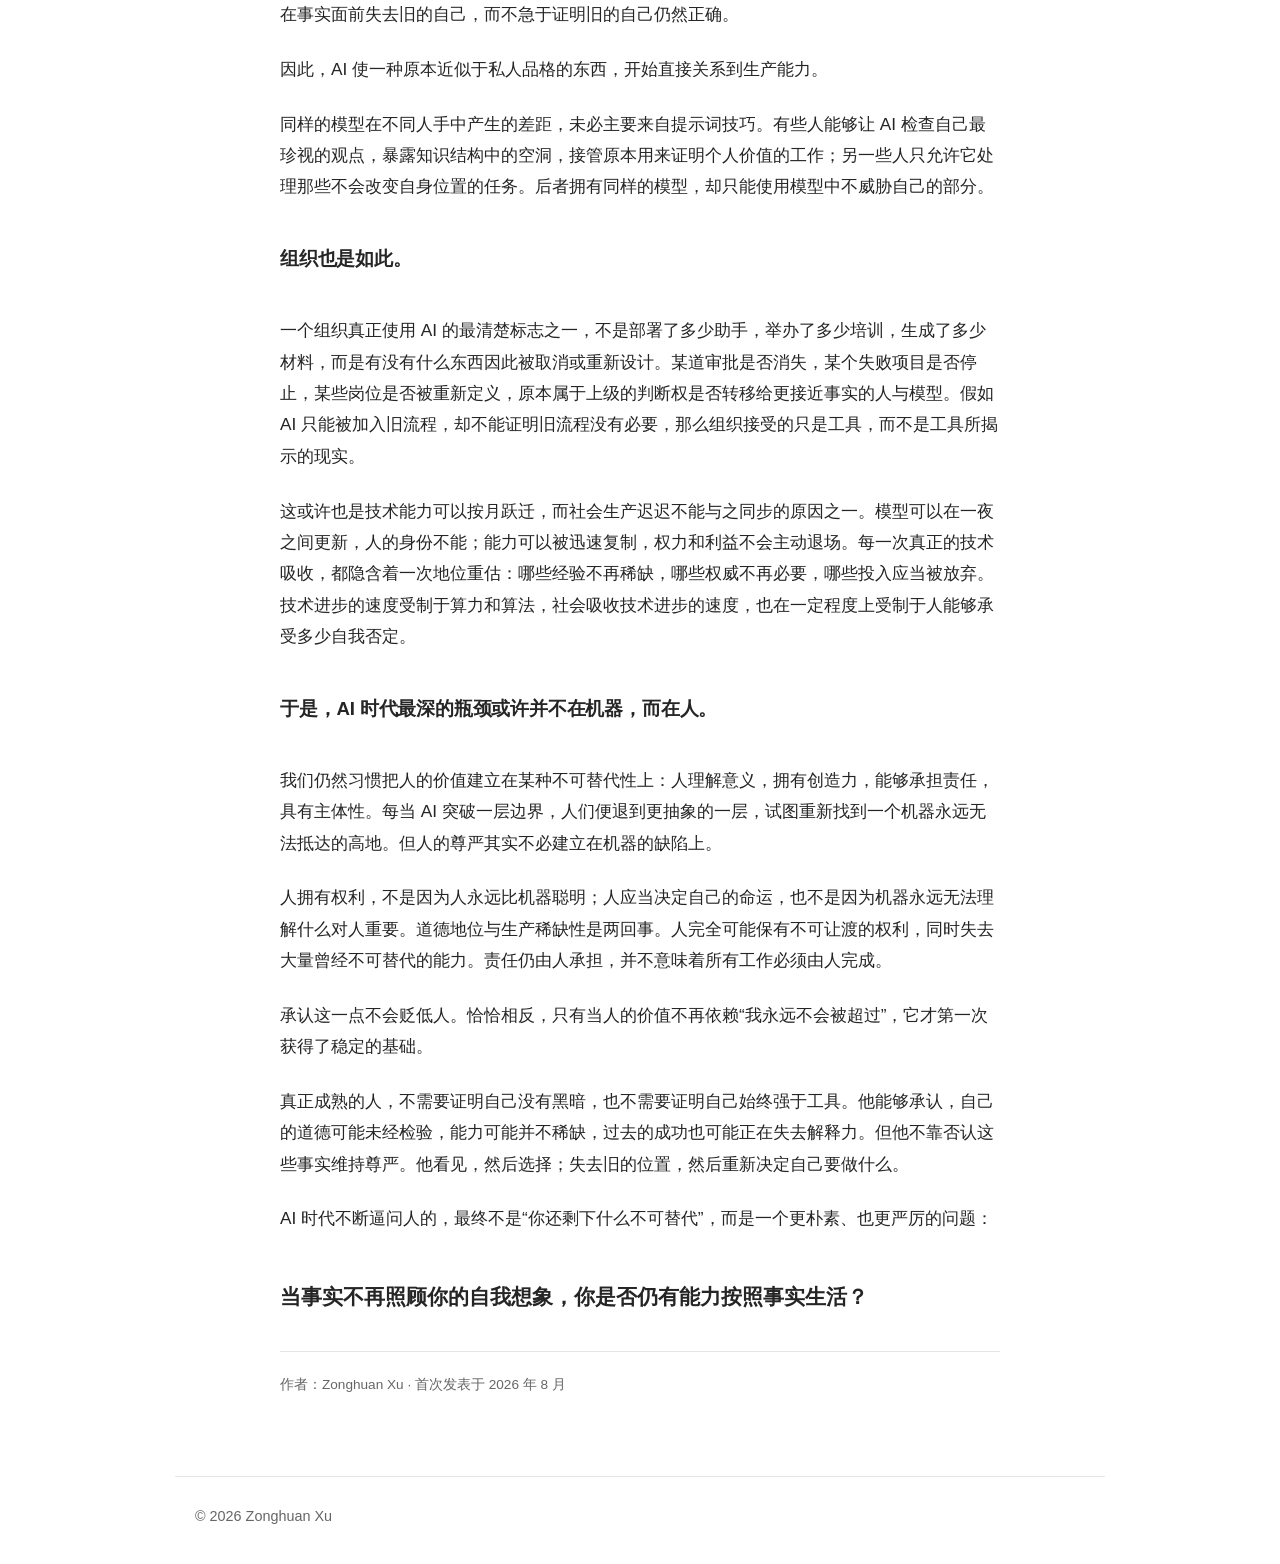
<file: essays/intellectual-honesty/zh/index.html>
<!doctype html>
<html lang="zh-Hans">
  <head>
    <meta charset="utf-8" />
    <meta name="viewport" content="width=device-width, initial-scale=1" />
    <title>精神诚实：AI时代稀缺的资本 — Zonghuan Xu</title>
    <meta
      name="description"
      content="当外部智能越来越廉价，决定个人与组织上限的，将是我们能够承受多少不利于自己的事实。"
    />
    <link rel="canonical" href="https://megaknight114.github.io/essays/intellectual-honesty/zh/" />
    <link rel="alternate" hreflang="en" href="https://megaknight114.github.io/essays/intellectual-honesty/" />
    <link rel="alternate" hreflang="zh-Hans" href="https://megaknight114.github.io/essays/intellectual-honesty/zh/" />
    <link rel="alternate" hreflang="x-default" href="https://megaknight114.github.io/essays/intellectual-honesty/" />
    <meta property="og:type" content="article" />
    <meta property="og:title" content="精神诚实：AI时代稀缺的资本" />
    <meta property="og:description" content="当事实不再照顾你的自我想象，你是否仍有能力按照事实生活？" />
    <meta property="og:url" content="https://megaknight114.github.io/essays/intellectual-honesty/zh/" />
    <meta property="og:image" content="https://megaknight114.github.io/assets/essays/intellectual-honesty-og.png" />
    <meta name="twitter:card" content="summary_large_image" />
    <meta name="twitter:image" content="https://megaknight114.github.io/assets/essays/intellectual-honesty-og.png" />
    <link rel="stylesheet" href="../../../styles.css" />
  </head>
  <body>
    <header class="site-header">
      <a class="site-title" href="../../../">Zonghuan Xu</a>
      <nav class="site-nav" aria-label="Primary">
        <a href="../../../#about">about</a>
        <a href="../../../#essays">essays</a>
        <a href="../../../#publications">publications</a>
      </nav>
    </header>

    <main class="page essay-page">
      <header class="essay-header">
        <p class="essay-meta">随笔 · 2026年8月 · 约10分钟阅读</p>
        <h1>精神诚实：AI时代稀缺的资本</h1>
        <p class="essay-deck">
          当外部智能越来越廉价，决定个人与组织上限的，将是我们能够承受多少不利于自己的事实。
        </p>
        <div class="essay-controls">
          <nav class="language-switcher" aria-label="文章语言">
            <a lang="en" href="../">English</a>
            <span aria-current="page">中文</span>
          </nav>
          <a class="essay-download" href="../../../assets/essays/intellectual-honesty-zh.pdf">下载 PDF</a>
        </div>
      </header>

      <article class="essay-article">
        <p class="essay-opening">一个人最难承认的事实，通常不是世界有多残酷，而是这个事实会把自己放到什么位置上。</p>

        <p>我们很容易承认抽象意义上的人性幽暗，却很难承认自己的善良可能只是未经诱惑；很容易承认 AI 正在变强，却很难让它进入那些真正定义自身价值的工作。因为一旦进入，问题就不再是“AI 有多厉害”，而是：我的判断是否真的高明，我多年积累的能力是否仍然稀缺，我正在做的事情是否值得继续，甚至，我在这个系统中的位置是否还有存在的必要。</p>

        <p>有些人靠不深想来维持道德感，也靠不深用来维持能力感。</p>

        <p>一个从未正视过自己的嫉妒、虚荣、占有欲和残忍冲动的人，未必已经战胜了它们。他可能只是被环境、规则和代价保护着，从未走到必须选择的地方。世俗秩序替他挡住了深渊，他便把没有坠落误认为已经越过深渊。</p>

        <p>人对 AI 的态度也常常如此。人们愿意让它润色文字、整理资料、补全代码，因为这些用途只会增强自己，不会重新定义自己。真正令人不安的，是让它参与选题、推理和判断，让它攻击最核心的假设，让它指出一个投入多年的方向不值得继续。我们并非不知道 AI 可以被使用得更深，只是本能地为自己保留了一片不受比较的领地。</p>

        <p>这种领地过去可以长期存在。知识壁垒、职业资历和组织层级足以保护一个人，使他不必持续证明自己的判断。一个教授可以依靠过去的训练保持权威，一个管理者可以依靠职位保持决策权，一个组织可以依靠既有流程重复自己。即使其中存在大量自欺，也未必立刻妨碍运转。</p>

        <p class="essay-turn">AI 正在改变这件事。</p>

        <p>它带来的不只是更多知识或更高效率，而是一种可以随时进入任何认知活动的外部智能。过去需要漫长训练才能获得的写作、分析、编程和推理能力，正在变成可以即时调用的公共资源。当外部智能越来越廉价，决定人与人差距的，就不再只是各自拥有多少知识，而是谁愿意让这种智能更深地挑战自己的假设。</p>

        <p>这要求一种比聪明更罕见的能力：容纳不利于自己的事实，而不立即把它扭曲成有利于自己的解释。</p>

        <p class="essay-turn">我把它称为精神诚实。</p>

        <p>精神诚实不是谦虚，也不是习惯性地贬低自己。它甚至不要求一个人总是怀疑自己。它所要求的只是：当证据真正出现时，不因为结论伤害身份而降低证据的分量。一个研究方向不值得继续，就终止它；一项能力正在商品化，就重新学习；AI 的判断更好，就改变工作方式。它允许一个人在事实面前失去旧的自己，而不急于证明旧的自己仍然正确。</p>

        <p>因此，AI 使一种原本近似于私人品格的东西，开始直接关系到生产能力。</p>

        <p>同样的模型在不同人手中产生的差距，未必主要来自提示词技巧。有些人能够让 AI 检查自己最珍视的观点，暴露知识结构中的空洞，接管原本用来证明个人价值的工作；另一些人只允许它处理那些不会改变自身位置的任务。后者拥有同样的模型，却只能使用模型中不威胁自己的部分。</p>

        <p class="essay-turn">组织也是如此。</p>

        <p>一个组织真正使用 AI 的最清楚标志之一，不是部署了多少助手，举办了多少培训，生成了多少材料，而是有没有什么东西因此被取消或重新设计。某道审批是否消失，某个失败项目是否停止，某些岗位是否被重新定义，原本属于上级的判断权是否转移给更接近事实的人与模型。假如 AI 只能被加入旧流程，却不能证明旧流程没有必要，那么组织接受的只是工具，而不是工具所揭示的现实。</p>

        <p>这或许也是技术能力可以按月跃迁，而社会生产迟迟不能与之同步的原因之一。模型可以在一夜之间更新，人的身份不能；能力可以被迅速复制，权力和利益不会主动退场。每一次真正的技术吸收，都隐含着一次地位重估：哪些经验不再稀缺，哪些权威不再必要，哪些投入应当被放弃。技术进步的速度受制于算力和算法，社会吸收技术进步的速度，也在一定程度上受制于人能够承受多少自我否定。</p>

        <p class="essay-turn">于是，AI 时代最深的瓶颈或许并不在机器，而在人。</p>

        <p>我们仍然习惯把人的价值建立在某种不可替代性上：人理解意义，拥有创造力，能够承担责任，具有主体性。每当 AI 突破一层边界，人们便退到更抽象的一层，试图重新找到一个机器永远无法抵达的高地。但人的尊严其实不必建立在机器的缺陷上。</p>

        <p>人拥有权利，不是因为人永远比机器聪明；人应当决定自己的命运，也不是因为机器永远无法理解什么对人重要。道德地位与生产稀缺性是两回事。人完全可能保有不可让渡的权利，同时失去大量曾经不可替代的能力。责任仍由人承担，并不意味着所有工作必须由人完成。</p>

        <p>承认这一点不会贬低人。恰恰相反，只有当人的价值不再依赖“我永远不会被超过”，它才第一次获得了稳定的基础。</p>

        <p>真正成熟的人，不需要证明自己没有黑暗，也不需要证明自己始终强于工具。他能够承认，自己的道德可能未经检验，能力可能并不稀缺，过去的成功也可能正在失去解释力。但他不靠否认这些事实维持尊严。他看见，然后选择；失去旧的位置，然后重新决定自己要做什么。</p>

        <p>AI 时代不断逼问人的，最终不是“你还剩下什么不可替代”，而是一个更朴素、也更严厉的问题：</p>

        <p class="essay-question">当事实不再照顾你的自我想象，你是否仍有能力按照事实生活？</p>
      </article>

      <p class="essay-end">作者：Zonghuan Xu · 首次发表于 2026 年 8 月</p>
    </main>

    <footer class="footer">
      <span>© 2026 Zonghuan Xu</span>
    </footer>
    <!-- Cloudflare Web Analytics -->
    <script type="module" src="https://static.cloudflareinsights.com/beacon.min.js" data-cf-beacon='{"token": "a31bc1c9d81e4dffaa8da933b2d5972a"}'></script>
    <!-- End Cloudflare Web Analytics -->
  </body>
</html>
</file>
<file: styles.css>
:root {
  --bg: #ffffff;
  --text: #222222;
  --muted: #666666;
  --line: #e5e5e5;
  --soft: #f7f7f7;
  --accent: #004a99;
  --link: #0066cc;
  --max-width: 930px;
  --sans: -apple-system, BlinkMacSystemFont, "Segoe UI", Roboto, "Helvetica Neue", Arial, sans-serif;
  --serif: ui-serif, Georgia, Cambria, "Times New Roman", "Noto Serif CJK SC", "Source Han Serif SC", "Songti SC", SimSun, serif;
  --zh-sans: "Microsoft YaHei", "PingFang SC", "Noto Sans CJK SC", "Source Han Sans SC", Arial, sans-serif;
  --mono: ui-monospace, SFMono-Regular, Menlo, Consolas, "Liberation Mono", monospace;
}

* {
  box-sizing: border-box;
}

html {
  scroll-behavior: smooth;
}

body {
  margin: 0;
  background: var(--bg);
  color: var(--text);
  font-family: var(--sans);
  font-size: 16px;
  line-height: 1.55;
}

a {
  color: var(--link);
  text-decoration: none;
}

a:hover {
  color: var(--accent);
  text-decoration: underline;
}

.site-header {
  position: sticky;
  top: 0;
  z-index: 10;
  display: flex;
  align-items: center;
  gap: 24px;
  min-height: 58px;
  padding: 0 max(20px, calc((100vw - var(--max-width)) / 2));
  border-bottom: 1px solid var(--line);
  background: color-mix(in srgb, var(--bg) 92%, transparent);
  backdrop-filter: blur(12px);
}

.site-title {
  flex: 1 0 auto;
  color: var(--text);
  font-size: 1.2rem;
  font-weight: 500;
}

.site-title:hover {
  color: var(--text);
  text-decoration: none;
}

.site-nav {
  display: flex;
  flex-wrap: wrap;
  justify-content: flex-end;
  gap: 18px;
  font-size: 0.92rem;
}

.site-nav a {
  color: var(--muted);
}

.site-nav a:hover {
  color: var(--text);
  text-decoration: none;
}

.page {
  max-width: var(--max-width);
  margin: 0 auto;
  padding: 52px 20px 36px;
}

.about,
.section {
  scroll-margin-top: 104px;
}

.essay-feature {
  padding: 17px 0;
  border-top: 1px solid var(--line);
  border-bottom: 1px solid var(--line);
}

.essay-feature + .essay-feature {
  border-top: 0;
}

.essay-kicker,
.essay-meta {
  margin-bottom: 9px;
  color: var(--muted);
  font-size: 0.78rem;
  font-weight: 700;
  letter-spacing: 0.06em;
  text-transform: uppercase;
}

.essay-feature h3 {
  margin-bottom: 8px;
  font-size: 1.02rem;
  font-weight: 600;
}

.essay-summary {
  max-width: 740px;
  margin-bottom: 12px;
  color: var(--muted);
}

.essay-page {
  max-width: 760px;
  padding-top: 66px;
  padding-bottom: 68px;
}

.essay-header {
  padding-bottom: 28px;
  margin-bottom: 38px;
  border-bottom: 1px solid var(--line);
}

.essay-header h1 {
  max-width: 720px;
  margin-bottom: 17px;
  font-size: clamp(2.18rem, 5vw, 3.35rem);
  line-height: 1.08;
  letter-spacing: -0.025em;
}

.essay-deck {
  max-width: 680px;
  margin-bottom: 20px;
  color: #444444;
  font-family: var(--serif);
  font-size: 1.16rem;
  line-height: 1.62;
}

.essay-controls {
  display: flex;
  flex-wrap: wrap;
  align-items: center;
  gap: 10px 18px;
}

.language-switcher {
  display: inline-flex;
  align-items: center;
  padding: 3px;
  border: 1px solid var(--line);
  border-radius: 999px;
  background: var(--soft);
  font-size: 0.84rem;
}

.language-switcher a,
.language-switcher span {
  display: inline-block;
  padding: 4px 10px;
  border-radius: 999px;
}

.language-switcher span[aria-current="page"] {
  background: var(--bg);
  color: var(--text);
  box-shadow: 0 1px 3px rgb(0 0 0 / 8%);
  font-weight: 600;
}

.essay-download {
  font-size: 0.86rem;
  font-weight: 600;
}

.essay-article {
  color: #252525;
  font-family: var(--serif);
  font-size: 1.08rem;
  line-height: 1.82;
}

html[lang="zh-Hans"] .essay-deck,
html[lang="zh-Hans"] .essay-article {
  font-family: var(--zh-sans);
}

.essay-article p {
  margin-bottom: 1.34em;
}

.essay-article h2 {
  margin: 2.35em 0 0.78em;
  font-family: var(--sans);
  font-size: 1.22em;
  line-height: 1.3;
  letter-spacing: -0.012em;
}

.essay-equation {
  margin: 1.55em 0;
  padding: 15px 18px;
  border-left: 3px solid var(--accent);
  background: var(--soft);
  font-family: Georgia, "Times New Roman", serif;
  font-size: 1.08em;
  text-align: center;
}

.essay-equation-primary {
  font-size: 1.18em;
  font-weight: 600;
}

.essay-table-wrap {
  max-width: 100%;
  margin: 2em 0;
  overflow-x: auto;
}

.essay-table {
  width: 100%;
  min-width: 620px;
  border-collapse: collapse;
  font-family: var(--sans);
  font-size: 0.83em;
  line-height: 1.4;
  text-align: center;
}

.essay-table caption {
  margin-bottom: 9px;
  color: var(--text);
  font-weight: 650;
  text-align: left;
}

.essay-table th,
.essay-table td {
  padding: 8px 10px;
  border-bottom: 1px solid var(--line);
  white-space: nowrap;
}

.essay-table thead th {
  border-top: 1px solid var(--text);
  border-bottom-color: var(--text);
  font-weight: 650;
}

.essay-figure {
  margin: 2.25em 0;
}

.essay-figure img {
  display: block;
  width: 100%;
  height: auto;
  border: 1px solid var(--line);
}

.essay-figure figcaption {
  margin-top: 9px;
  color: var(--muted);
  font-family: var(--sans);
  font-size: 0.76em;
  line-height: 1.5;
}

.essay-model-status {
  margin-top: 2.25em;
  padding: 17px 19px;
  border: 1px solid var(--line);
  background: var(--soft);
  font-family: var(--sans);
  font-size: 0.9em;
  line-height: 1.65;
}

.essay-article .essay-opening {
  font-size: 1.13em;
  line-height: 1.72;
}

.essay-article .essay-turn {
  margin: 2.1em 0;
  font-family: var(--sans);
  font-size: 1.08em;
  font-weight: 650;
  letter-spacing: -0.01em;
}

.essay-formula {
  margin: 2em 0;
  padding: 17px 20px;
  border-left: 3px solid var(--accent);
  background: var(--soft);
  font-family: var(--sans);
  font-size: 1.02em;
}

.essay-lines {
  margin: 1.9em 0;
  padding-left: 1.25em;
  border-left: 2px solid var(--line);
  font-style: italic;
}

.essay-lines span {
  display: block;
}

.essay-question {
  margin: 2.25em 0;
  font-family: var(--sans);
  font-size: 1.2em;
  font-weight: 650;
  line-height: 1.5;
}

.essay-end {
  padding-top: 22px;
  margin-top: 38px;
  border-top: 1px solid var(--line);
  color: var(--muted);
  font-family: var(--sans);
  font-size: 0.85rem;
}

.about {
  display: grid;
  grid-template-columns: minmax(0, 1fr) 260px;
  gap: 40px;
  align-items: start;
  min-height: 360px;
}

.profile {
  width: 260px;
  margin: 0;
}

.profile img {
  display: block;
  width: 100%;
  border-radius: 6px;
  border: 1px solid var(--line);
  background: var(--soft);
}

.profile-links {
  display: flex;
  flex-wrap: wrap;
  justify-content: center;
  gap: 8px 12px;
  margin-top: 12px;
  font-size: 0.88rem;
}

h1,
h2,
h3,
p {
  margin-top: 0;
}

h1 {
  margin-bottom: 14px;
  font-size: 2.18rem;
  line-height: 1.18;
  font-weight: 500;
}

h2 {
  margin-bottom: 20px;
  font-size: 1.45rem;
  font-weight: 500;
  text-transform: lowercase;
}

h3 {
  margin-bottom: 4px;
  font-size: 1.02rem;
  line-height: 1.3;
}

.subtitle {
  margin-bottom: 8px;
  color: var(--muted);
}

.contact-note {
  margin-bottom: 20px;
  color: var(--muted);
  font-size: 0.93rem;
}

.section {
  clear: both;
  padding-top: 42px;
  margin-top: 42px;
  border-top: 1px solid var(--line);
}

.questions-intro {
  max-width: 780px;
  color: #444444;
}

.question-list {
  margin-top: 26px;
  border-top: 1px solid var(--line);
}

.research-question {
  display: grid;
  grid-template-columns: 240px minmax(0, 1fr);
  gap: 32px;
  padding: 24px 0;
  border-bottom: 1px solid var(--line);
}

.research-question h3 {
  margin: 0;
  font-size: 1.02rem;
  font-weight: 600;
  line-height: 1.45;
}

.research-question ul {
  margin: 0;
  padding-left: 1.2rem;
}

.research-question > p {
  margin: 0;
}

.question-body p {
  margin: 0;
}

.question-source {
  margin-top: 9px !important;
  color: var(--muted);
  font-size: 0.9rem;
}

.research-question li + li {
  margin-top: 10px;
}

.direction-copy,
.connect-list {
  max-width: 780px;
}

.direction-copy {
  margin-bottom: 0;
}

.connect-list {
  margin-bottom: 0;
  padding-left: 1.2rem;
}

.connect-list li + li {
  margin-top: 12px;
}

.two-column {
  display: grid;
  grid-template-columns: 160px minmax(0, 1fr);
  gap: 32px;
}

.two-column h2 {
  margin-bottom: 0;
}

time,
.venue {
  color: var(--muted);
  font-size: 0.9rem;
}

.venue-accepted {
  color: var(--text);
  font-weight: 700;
}

.publication-list {
  display: grid;
  gap: 0;
  border-top: 1px solid var(--line);
}

.publication-group-title {
  padding: 13px 0 3px;
  color: var(--muted);
  font-size: 0.82rem;
  font-weight: 700;
  letter-spacing: 0;
  text-transform: uppercase;
}

.publication {
  min-width: 0;
  padding: 17px 0;
  border-bottom: 1px solid var(--line);
}

.publication p {
  margin-bottom: 5px;
}

.links,
.profile-links {
  display: flex;
  flex-wrap: wrap;
  gap: 8px 14px;
}

.links a,
.links button {
  font-size: 0.9rem;
  font-weight: 600;
}

.links button {
  border: 0;
  background: transparent;
  color: var(--link);
  font-family: inherit;
  font-size: 0.9rem;
  font-weight: 600;
  line-height: inherit;
  padding: 0;
  cursor: pointer;
}

.bibtex-actions button {
  border: 0;
  background: transparent;
  color: var(--muted);
  font-family: inherit;
  font-size: 0.78rem;
  line-height: inherit;
  padding: 0;
  cursor: pointer;
}

.links button:hover {
  color: var(--accent);
  text-decoration: underline;
}

.bibtex-actions button:hover {
  color: var(--accent);
  text-decoration: underline;
}

.bibtex-panel {
  max-width: 100%;
  min-width: 0;
  margin-top: 10px;
  padding: 12px;
  border: 1px solid var(--line);
  border-radius: 6px;
  background: var(--soft);
}

.bibtex-actions {
  display: flex;
  justify-content: flex-end;
  margin-bottom: 8px;
}

.bibtex-panel pre {
  max-width: 100%;
  margin: 0;
  overflow-x: auto;
  color: #333333;
  font-family: var(--mono);
  font-size: 0.78rem;
  line-height: 1.45;
  white-space: pre;
}

.project-list {
  display: grid;
  gap: 0;
  border-top: 1px solid var(--line);
}

.project-list article {
  padding: 17px 0;
  border-bottom: 1px solid var(--line);
}

.project-list p {
  margin-bottom: 0;
  color: var(--muted);
}

.project-list a {
  font-size: 0.9rem;
  font-weight: 600;
}

.footer {
  max-width: var(--max-width);
  margin: 0 auto;
  padding: 28px 20px 36px;
  border-top: 1px solid var(--line);
  color: var(--muted);
  display: flex;
  justify-content: flex-start;
  gap: 18px;
  font-size: 0.9rem;
}

@media (max-width: 820px) {
  .site-header {
    align-items: flex-start;
    flex-direction: column;
    gap: 10px;
    padding-top: 14px;
    padding-bottom: 14px;
  }

  .site-nav {
    justify-content: flex-start;
    gap: 10px 15px;
  }

  .profile {
    width: 220px;
    margin: 0 0 24px;
  }

  .about {
    grid-template-columns: 1fr;
  }

  .two-column,
  .project-list,
  .research-question {
    grid-template-columns: 1fr;
  }

  .research-question {
    gap: 12px;
  }
}

@media (max-width: 520px) {
  body {
    font-size: 15.5px;
  }

  .page {
    padding-top: 34px;
  }

  h1 {
    font-size: 1.86rem;
  }

  .essay-feature {
    padding: 16px 0;
  }

  .essay-page {
    padding-top: 42px;
  }

  .essay-header h1 {
    font-size: 2.18rem;
  }

  .essay-deck,
  .essay-article {
    font-size: 1rem;
  }

  .footer {
    flex-direction: column;
  }
}
</file>
